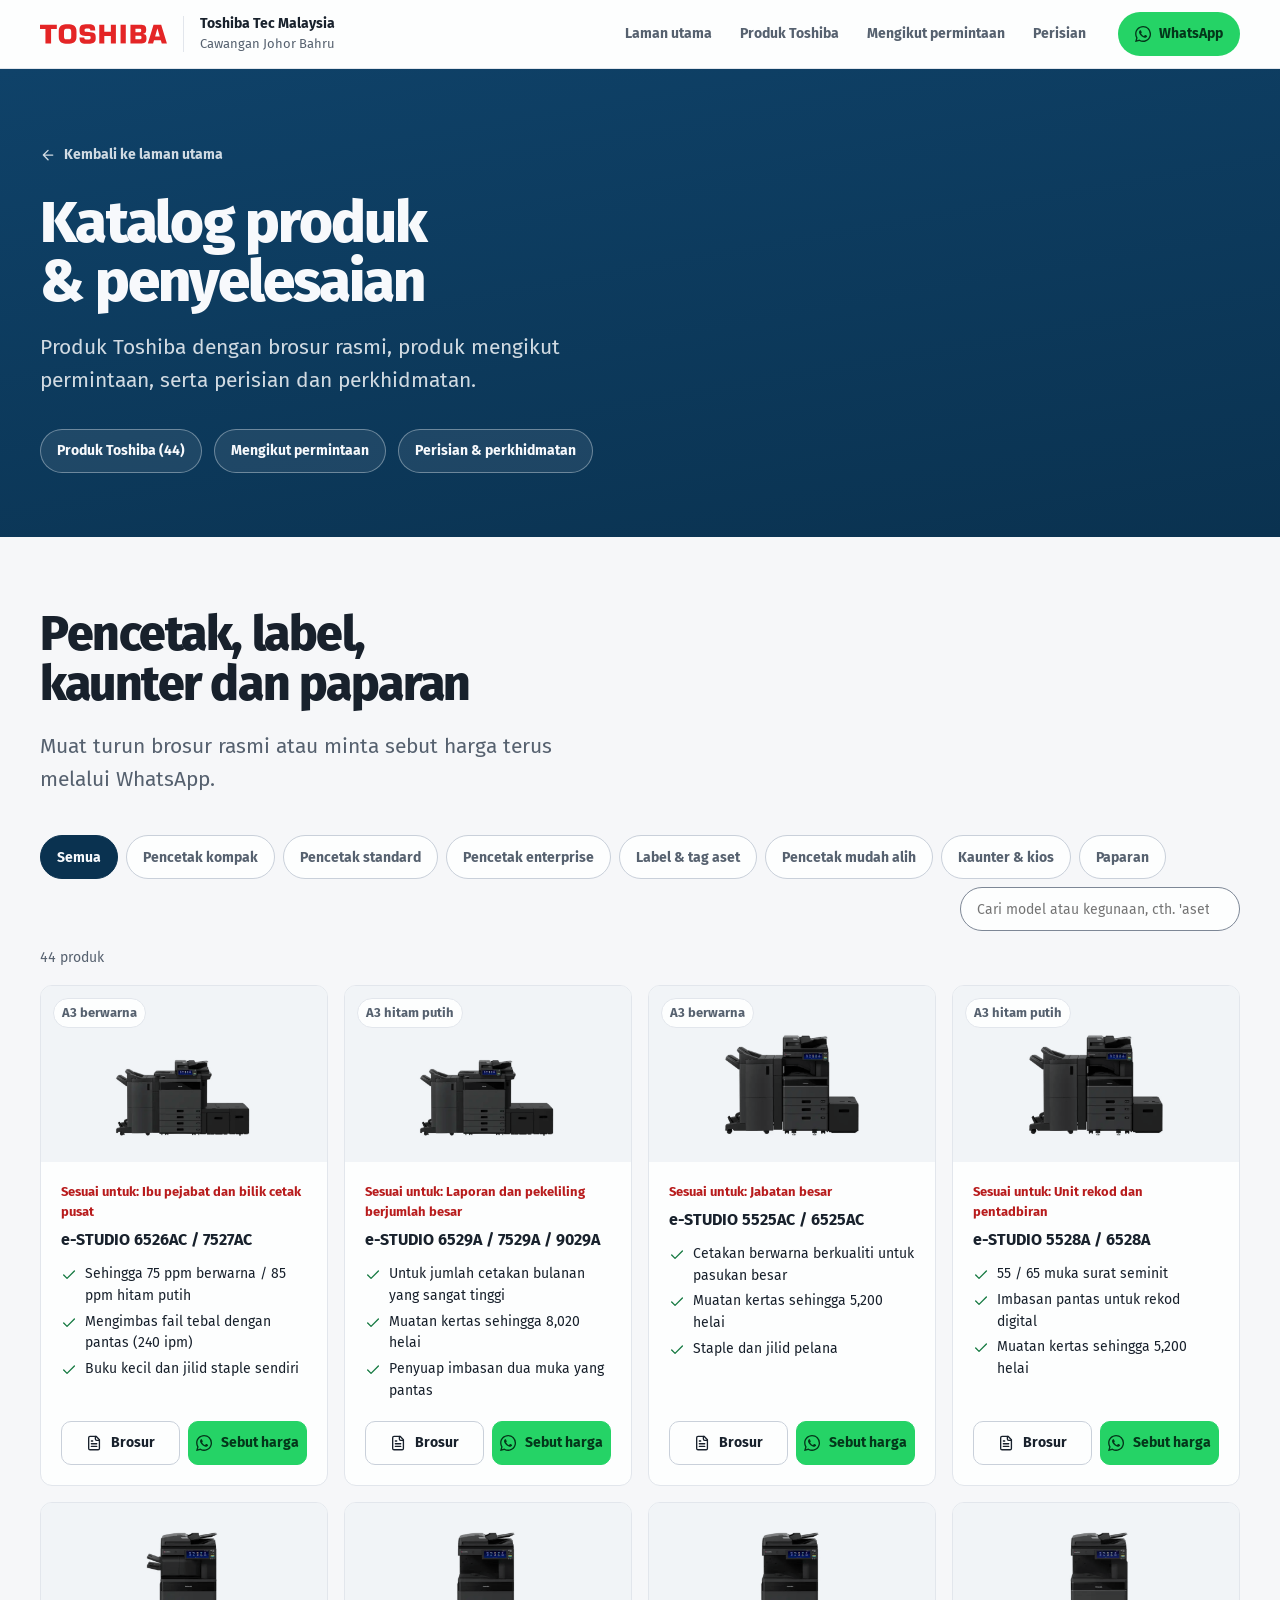
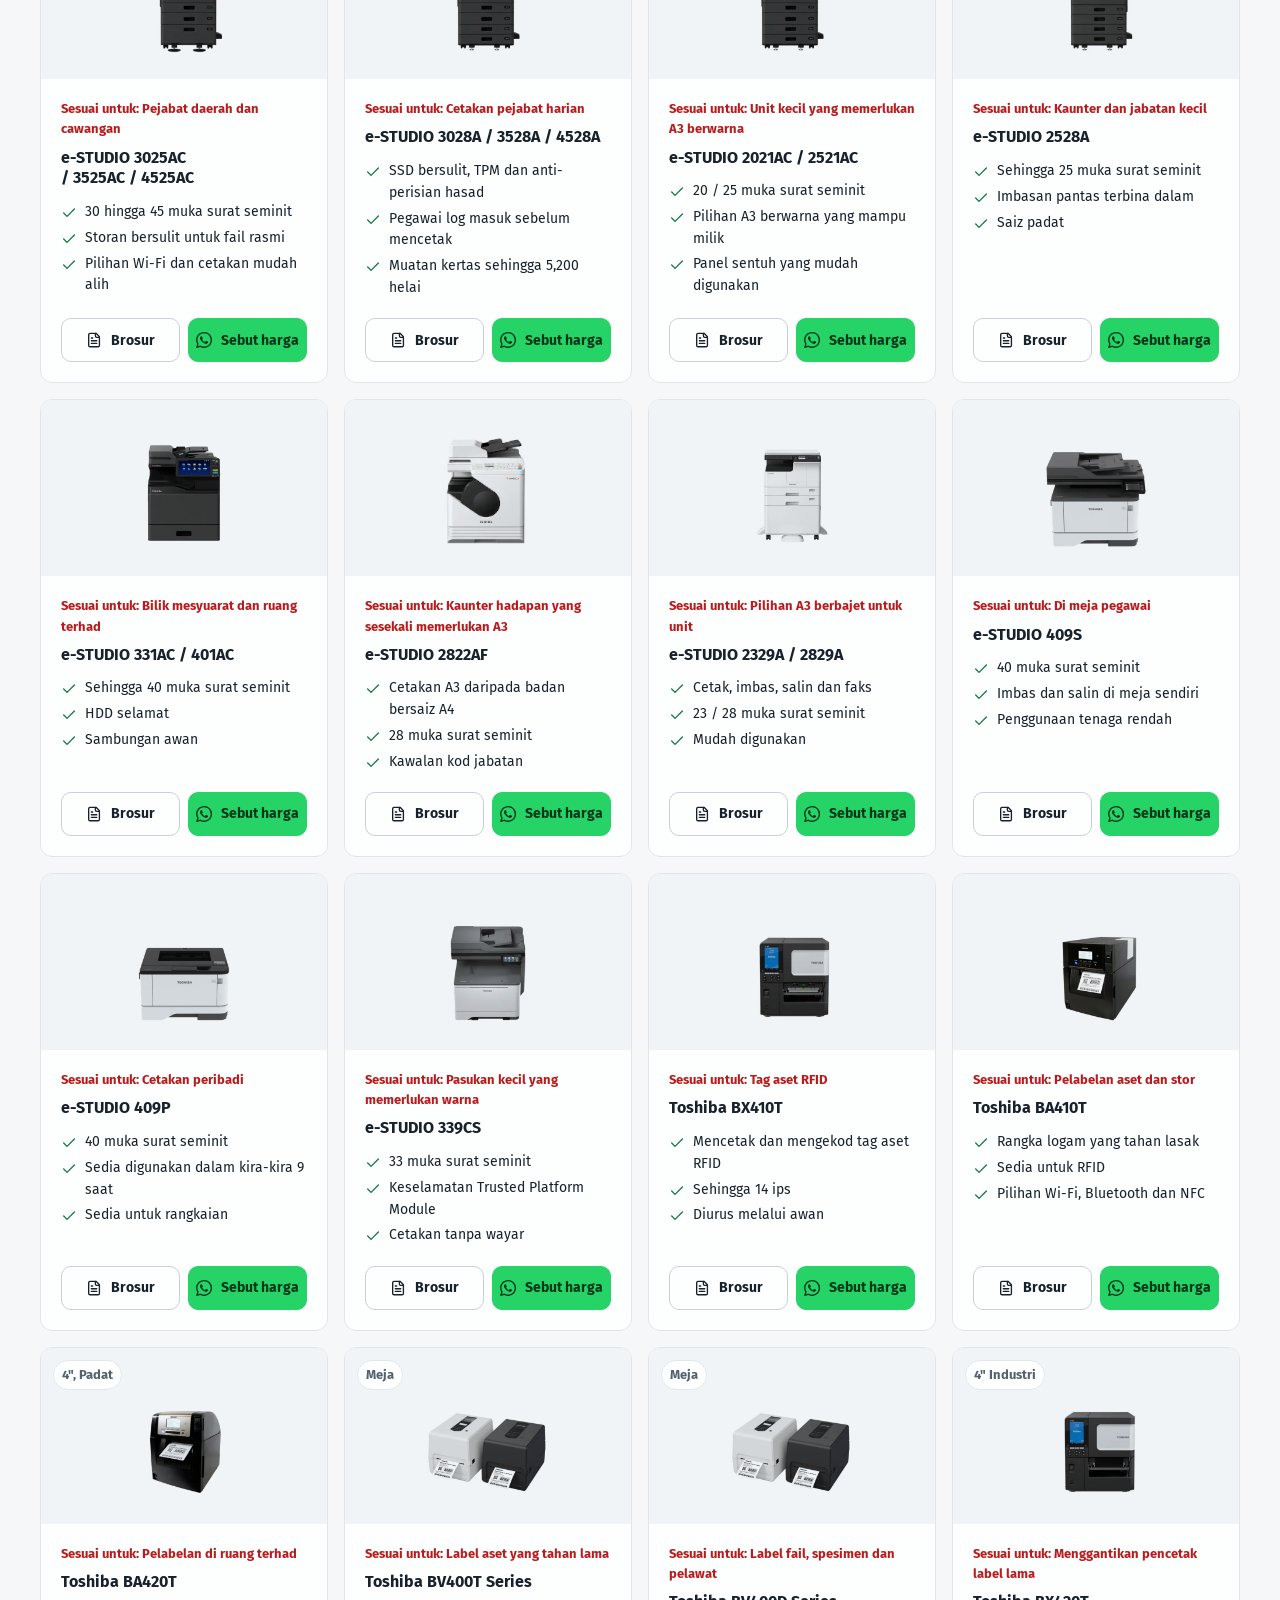
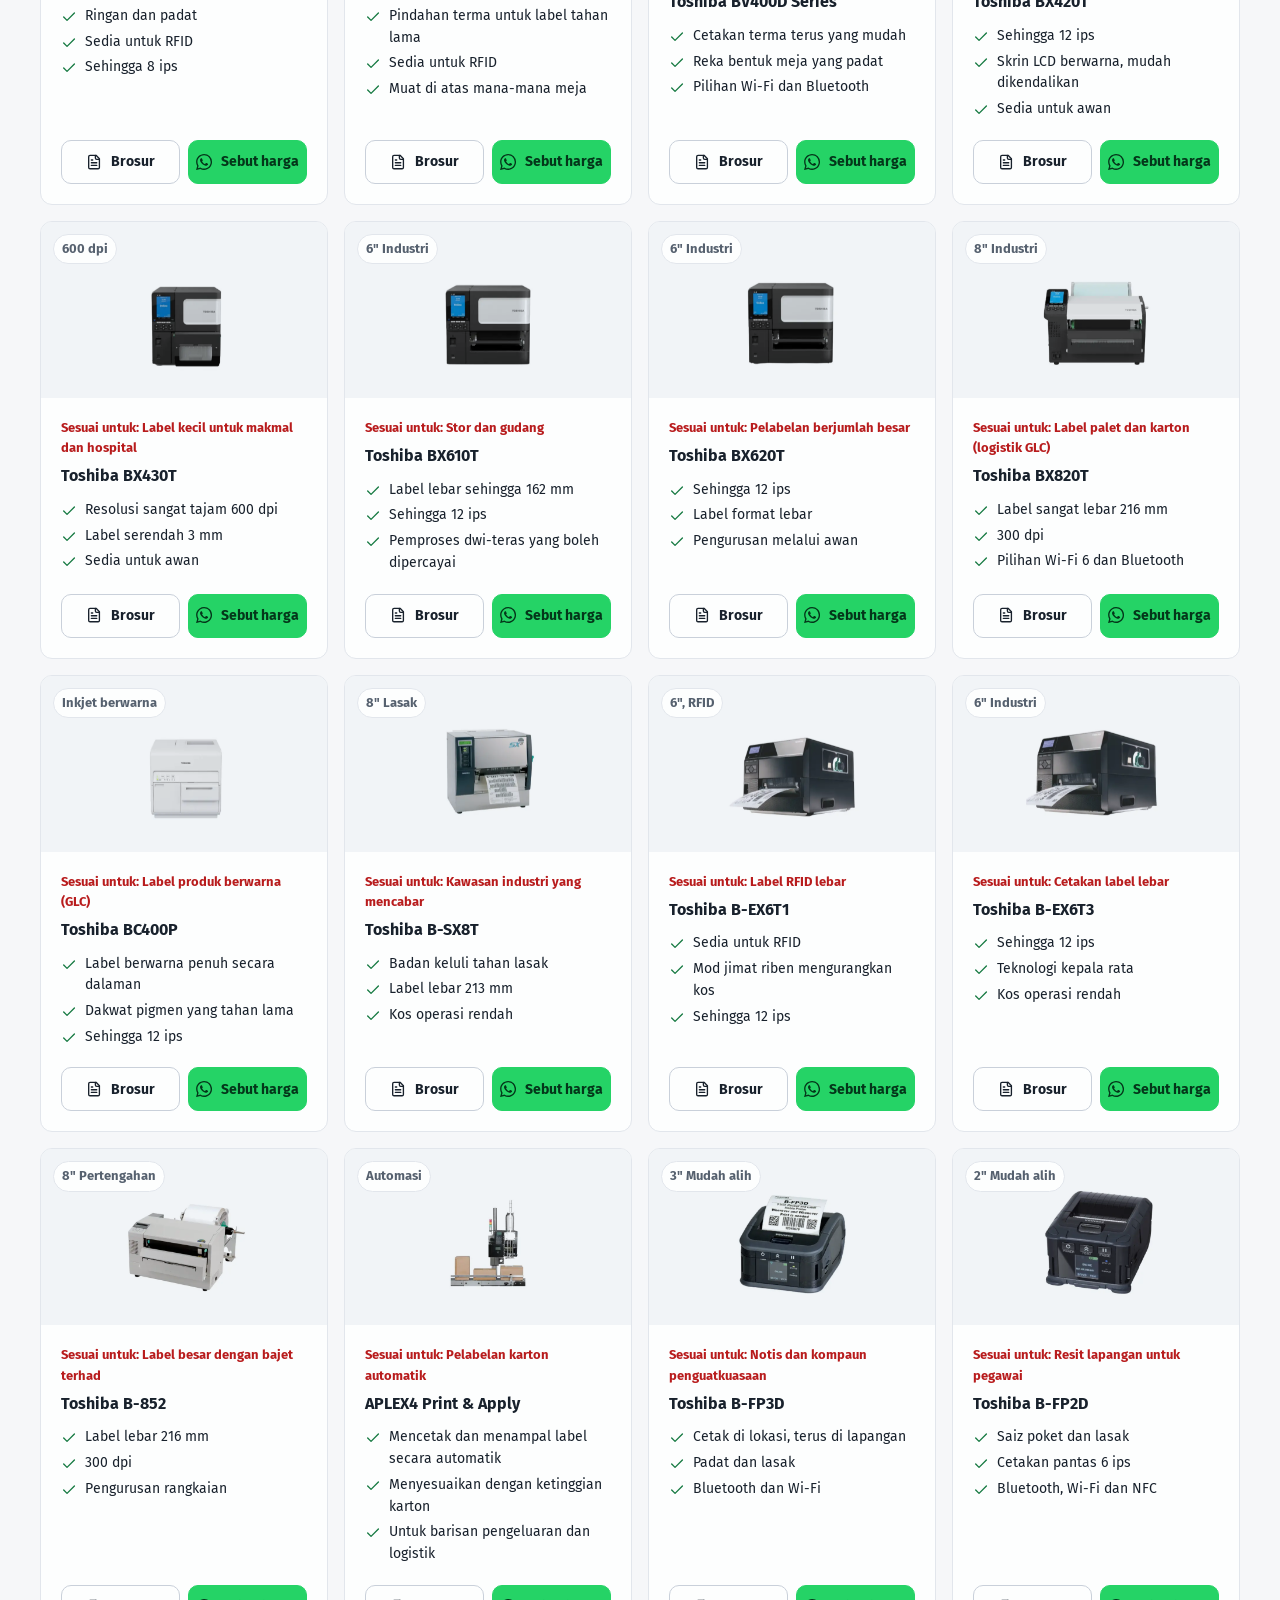
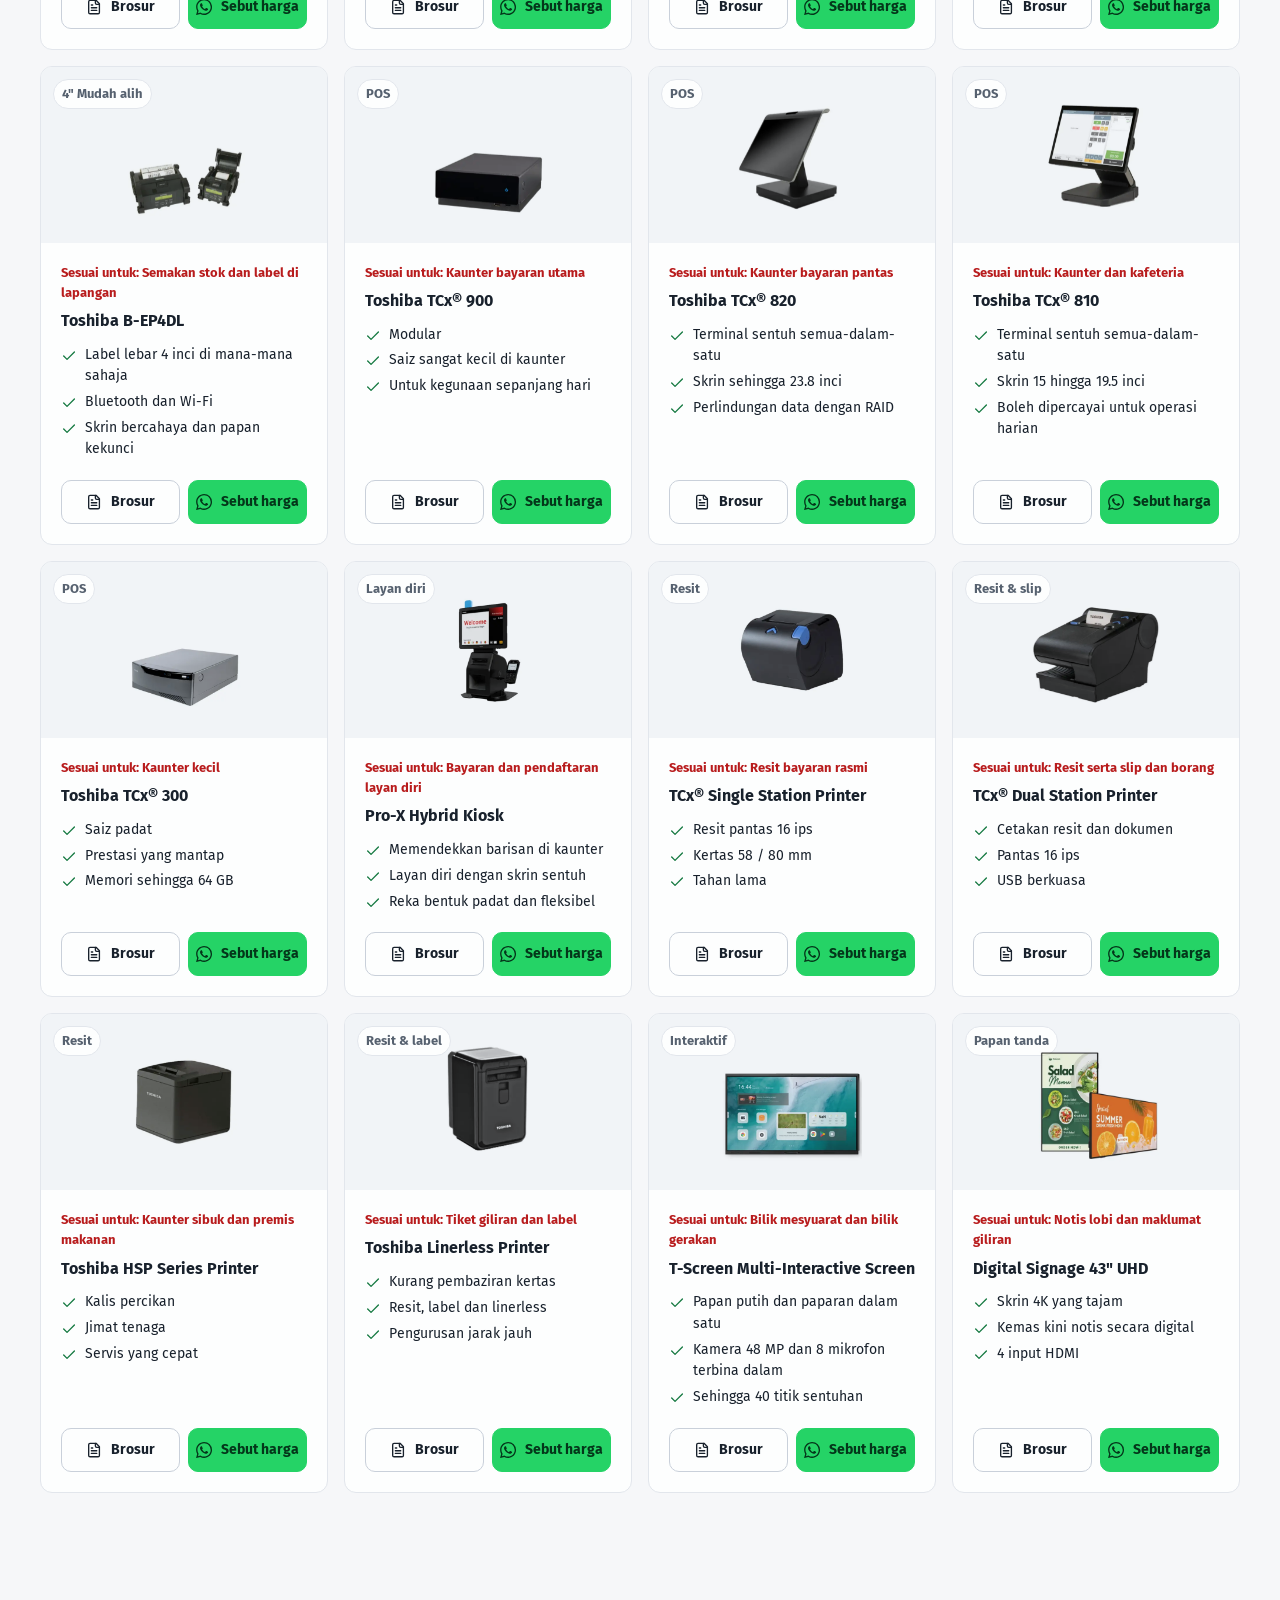
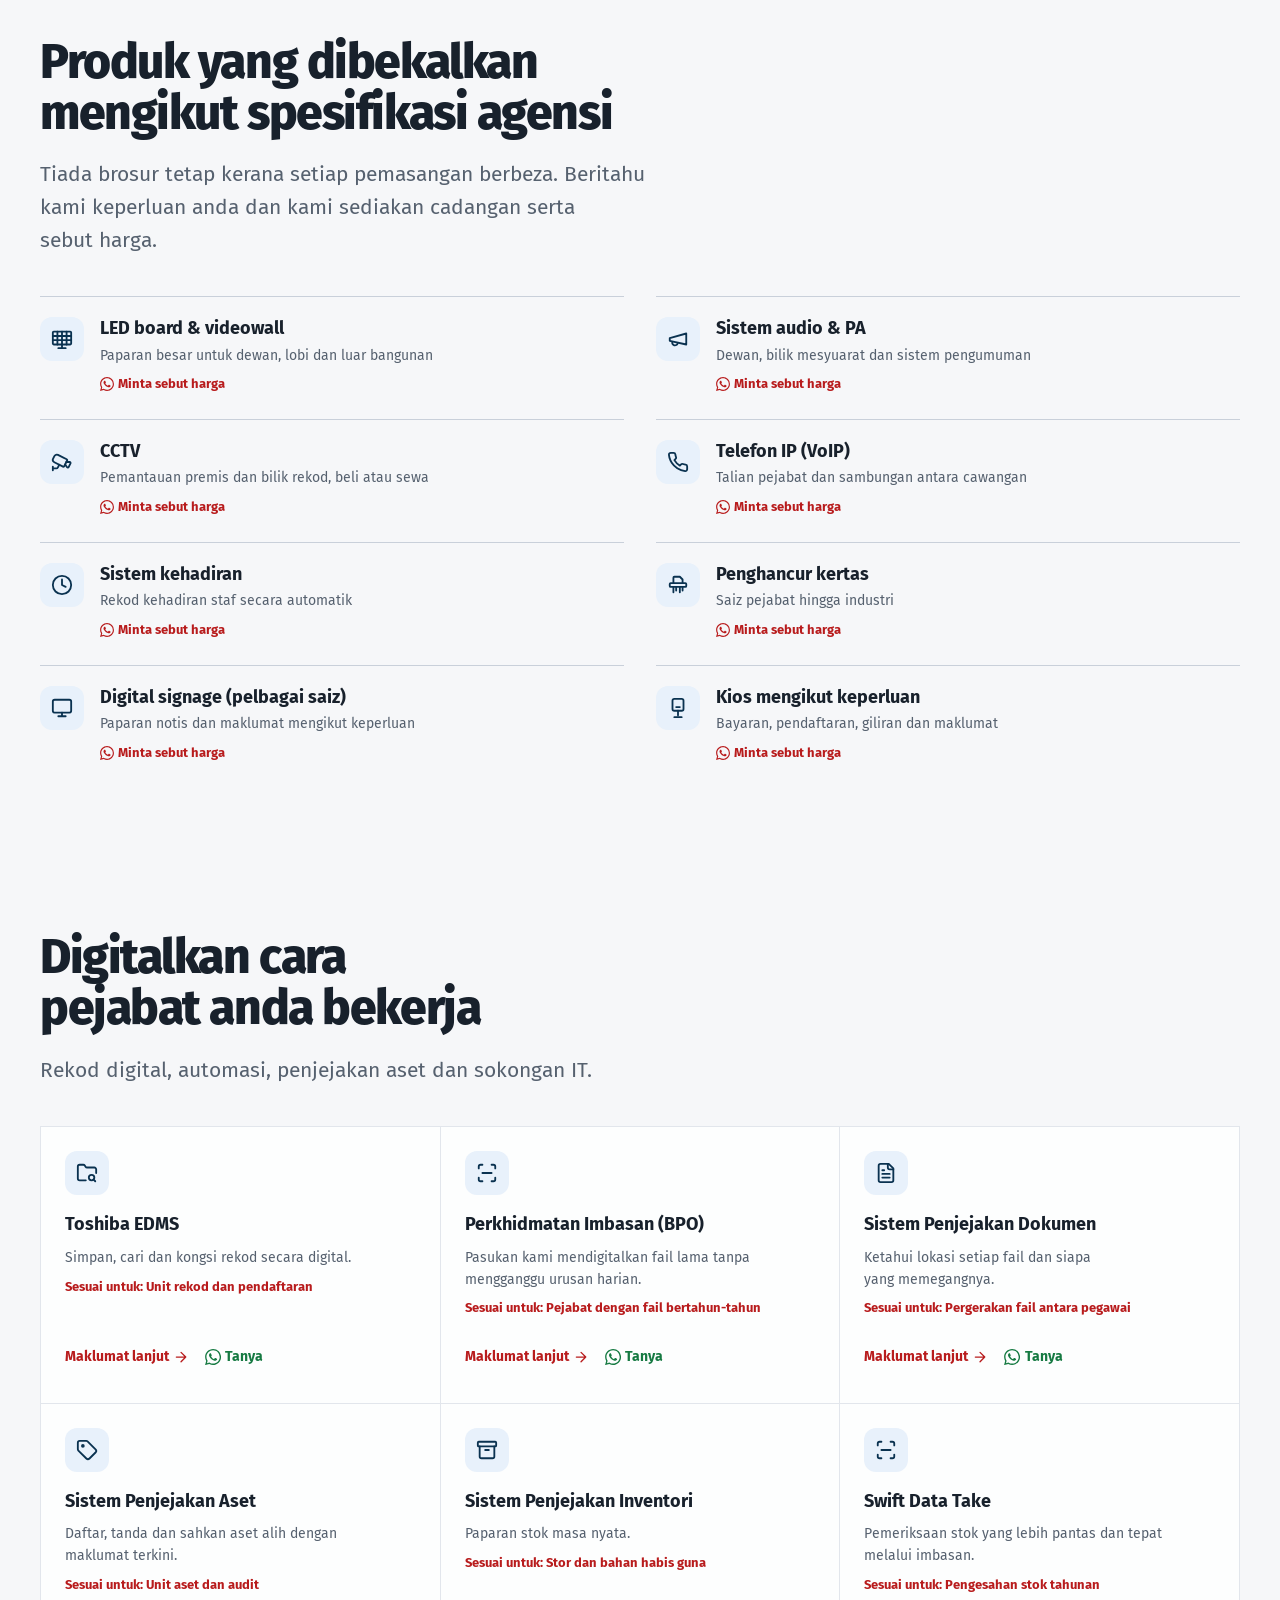
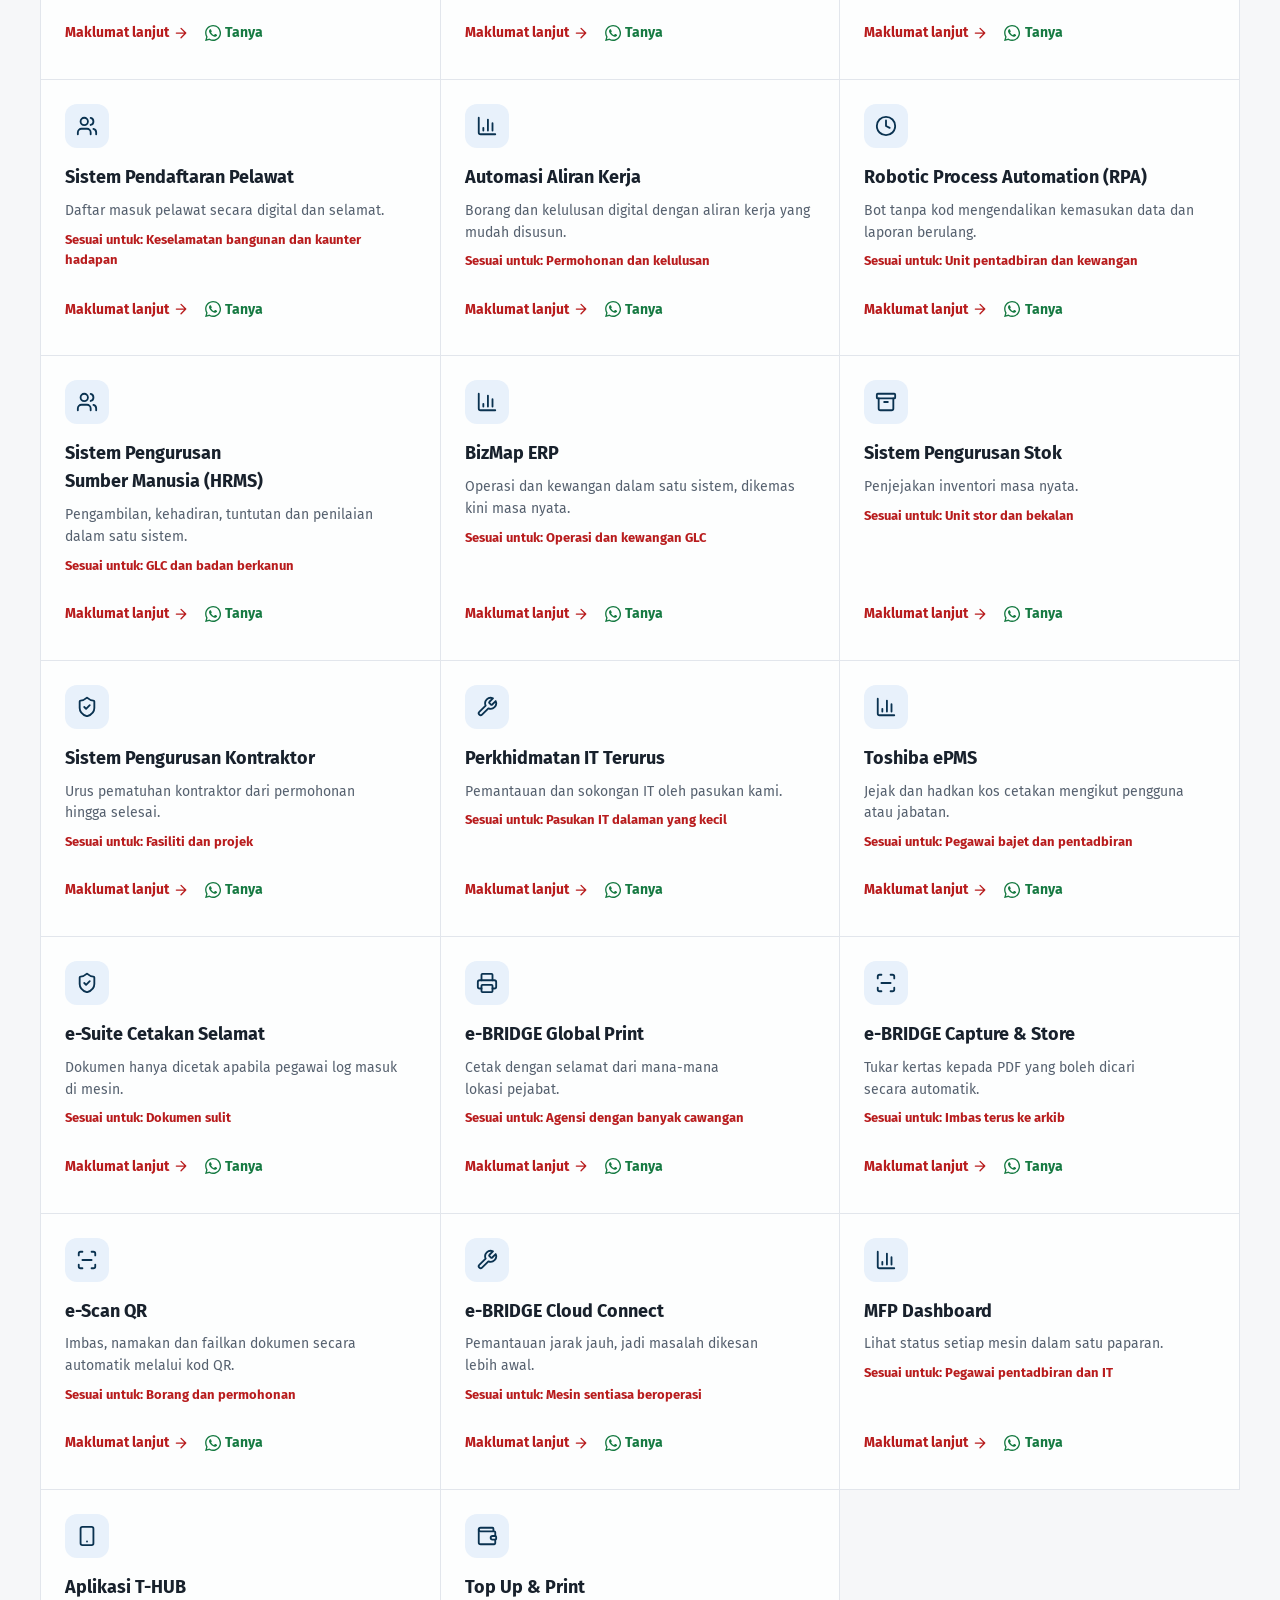
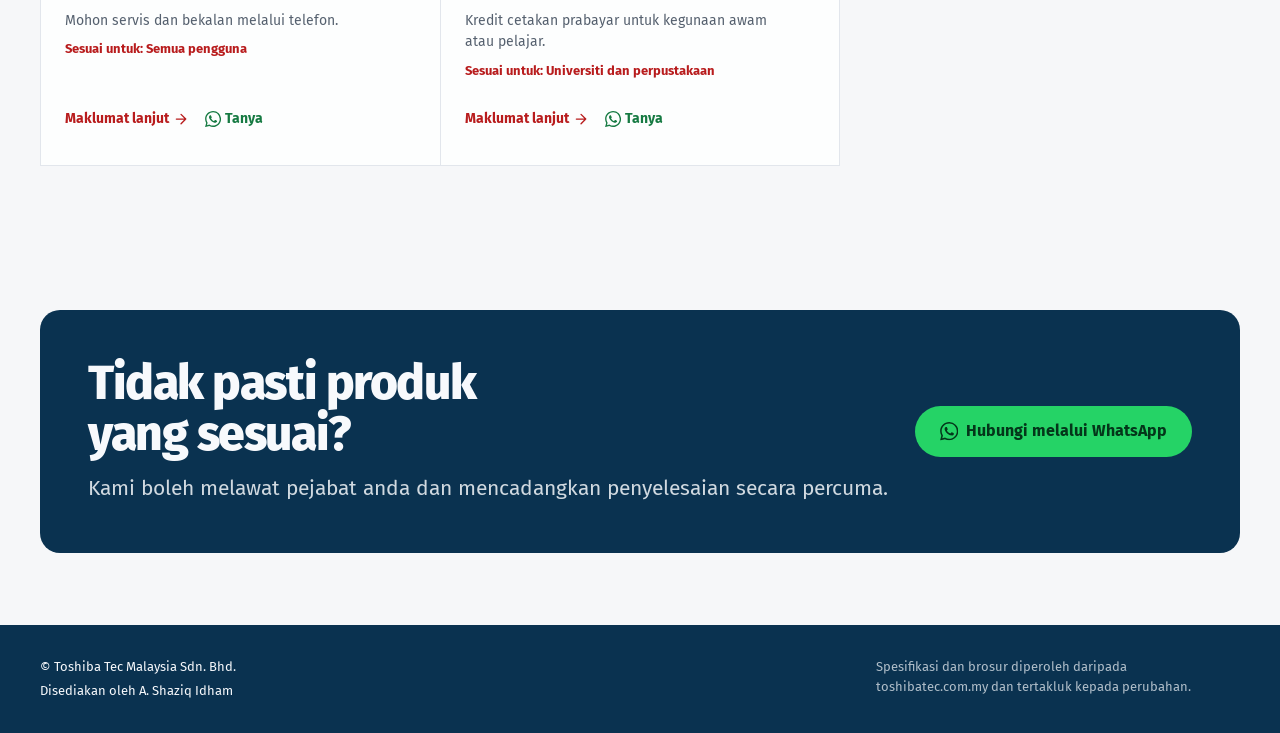
<file: katalog.html>
<!doctype html>
<html lang="ms">
<head>
<meta charset="utf-8">
<meta name="viewport" content="width=device-width, initial-scale=1">
<title>Katalog Produk &amp; Penyelesaian | Toshiba Tec Malaysia, Johor Bahru</title>
<meta name="description" content="Katalog lengkap pencetak, label dan tag aset, kaunter, paparan, perisian dan produk mengikut permintaan untuk agensi kerajaan, PBT dan GLC.">
<meta name="theme-color" content="#0A3250">
<meta property="og:type" content="website">
<meta property="og:url" content="https://shaziqqidham.github.io/TOSHIBA-JB/katalog.html">
<meta property="og:title" content="Katalog Produk &amp; Penyelesaian | Toshiba Tec Malaysia">
<meta property="og:description" content="Pencetak, label dan tag aset, kaunter, paparan, perisian dan produk mengikut permintaan.">
<meta property="og:image" content="https://shaziqqidham.github.io/TOSHIBA-JB/og-image.png">
<link rel="stylesheet" href="styles.css">
</head>
<body>
<svg width="0" height="0" style="position:absolute" aria-hidden="true">
  <symbol id="i-wa" viewBox="0 0 24 24"><path d="M17.47 14.38c-.3-.15-1.76-.87-2.03-.97-.27-.1-.47-.15-.67.15-.2.3-.77.97-.94 1.16-.17.2-.35.22-.64.07-.3-.15-1.26-.46-2.39-1.47-.88-.79-1.48-1.76-1.65-2.06-.17-.3-.02-.46.13-.6.13-.14.3-.35.45-.52.15-.18.2-.3.3-.5.1-.2.05-.37-.03-.52-.07-.15-.67-1.61-.92-2.2-.24-.58-.49-.5-.67-.51h-.57c-.2 0-.52.07-.79.37-.27.3-1.04 1.02-1.04 2.48s1.07 2.88 1.21 3.07c.15.2 2.1 3.2 5.08 4.49.71.31 1.26.49 1.7.63.71.22 1.36.19 1.87.12.57-.09 1.76-.72 2-1.41.25-.7.25-1.29.18-1.41-.08-.13-.28-.2-.57-.35m-5.42 7.4h-.01a9.87 9.87 0 0 1-5.03-1.38l-.36-.21-3.74.98 1-3.65-.24-.37a9.86 9.86 0 0 1-1.51-5.26c0-5.45 4.44-9.88 9.89-9.88 2.64 0 5.12 1.03 6.99 2.9a9.83 9.83 0 0 1 2.89 6.99c0 5.45-4.44 9.88-9.88 9.88m8.41-18.3A11.82 11.82 0 0 0 12.05 0C5.5 0 .16 5.34.16 11.89c0 2.1.55 4.14 1.59 5.95L.06 24l6.3-1.65a11.88 11.88 0 0 0 5.68 1.45h.01c6.55 0 11.89-5.34 11.89-11.89a11.82 11.82 0 0 0-3.48-8.41"/></symbol>
  <symbol id="i-mail" viewBox="0 0 24 24"><rect width="20" height="16" x="2" y="4" rx="2"/><path d="m22 7-8.97 5.7a1.94 1.94 0 0 1-2.06 0L2 7"/></symbol>
  <symbol id="i-phone" viewBox="0 0 24 24"><rect width="14" height="20" x="5" y="2" rx="2"/><path d="M12 18h.01"/></symbol>
  <symbol id="i-pin" viewBox="0 0 24 24"><path d="M20 10c0 5-5.5 10.2-7.4 11.8a1 1 0 0 1-1.2 0C9.5 20.2 4 15 4 10a8 8 0 0 1 16 0"/><circle cx="12" cy="10" r="3"/></symbol>
  <symbol id="i-download" viewBox="0 0 24 24"><path d="M21 15v4a2 2 0 0 1-2 2H5a2 2 0 0 1-2-2v-4"/><path d="m7 10 5 5 5-5"/><path d="M12 15V3"/></symbol>
  <symbol id="i-userplus" viewBox="0 0 24 24"><path d="M16 21v-2a4 4 0 0 0-4-4H6a4 4 0 0 0-4 4v2"/><circle cx="9" cy="7" r="4"/><path d="M19 8v6M22 11h-6"/></symbol>
  <symbol id="i-file" viewBox="0 0 24 24"><path d="M15 2H6a2 2 0 0 0-2 2v16a2 2 0 0 0 2 2h12a2 2 0 0 0 2-2V7Z"/><path d="M14 2v4a2 2 0 0 0 2 2h4"/><path d="M16 13H8M16 17H8M10 9H8"/></symbol>
  <symbol id="i-arrow" viewBox="0 0 24 24"><path d="M5 12h14M12 5l7 7-7 7"/></symbol>
  <symbol id="i-check" viewBox="0 0 24 24"><path d="M20 6 9 17l-5-5"/></symbol>
  <symbol id="i-wallet" viewBox="0 0 24 24"><path d="M19 7V4a1 1 0 0 0-1-1H5a2 2 0 0 0 0 4h15a1 1 0 0 1 1 1v4h-3a2 2 0 0 0 0 4h3a1 1 0 0 0 1-1v-2a1 1 0 0 0-1-1"/><path d="M3 5v14a2 2 0 0 0 2 2h15a1 1 0 0 0 1-1v-4"/></symbol>
  <symbol id="i-archive" viewBox="0 0 24 24"><rect width="20" height="5" x="2" y="3" rx="1"/><path d="M4 8v11a2 2 0 0 0 2 2h12a2 2 0 0 0 2-2V8"/><path d="M10 12h4"/></symbol>
  <symbol id="i-tag" viewBox="0 0 24 24"><path d="M12.59 2.59A2 2 0 0 0 11.17 2H4a2 2 0 0 0-2 2v7.17a2 2 0 0 0 .59 1.42l8.7 8.7a2.43 2.43 0 0 0 3.42 0l6.58-6.58a2.43 2.43 0 0 0 0-3.42z"/><circle cx="7.5" cy="7.5" r="1"/></symbol>
  <symbol id="i-shield" viewBox="0 0 24 24"><path d="M20 13c0 5-3.5 7.5-7.66 8.95a1 1 0 0 1-.67-.01C7.5 20.5 4 18 4 13V6a1 1 0 0 1 1-1c2 0 4.5-1.2 6.24-2.72a1.17 1.17 0 0 1 1.52 0C14.51 3.81 17 5 19 5a1 1 0 0 1 1 1z"/><path d="m9 12 2 2 4-4"/></symbol>
  <symbol id="i-users" viewBox="0 0 24 24"><path d="M16 21v-2a4 4 0 0 0-4-4H6a4 4 0 0 0-4 4v2"/><circle cx="9" cy="7" r="4"/><path d="M22 21v-2a4 4 0 0 0-3-3.87M16 3.13a4 4 0 0 1 0 7.75"/></symbol>
  <symbol id="i-chart" viewBox="0 0 24 24"><path d="M3 3v16a2 2 0 0 0 2 2h16"/><path d="M18 17V9M13 17V5M8 17v-3"/></symbol>
  <symbol id="i-scan" viewBox="0 0 24 24"><path d="M3 7V5a2 2 0 0 1 2-2h2M17 3h2a2 2 0 0 1 2 2v2M21 17v2a2 2 0 0 1-2 2h-2M7 21H5a2 2 0 0 1-2-2v-2M7 12h10"/></symbol>
  <symbol id="i-folder" viewBox="0 0 24 24"><path d="M10.7 20H4a2 2 0 0 1-2-2V5a2 2 0 0 1 2-2h3.9a2 2 0 0 1 1.69.9l.81 1.2a2 2 0 0 0 1.67.9H20a2 2 0 0 1 2 2v4.1"/><circle cx="17" cy="17" r="3"/><path d="m21 21-1.5-1.5"/></symbol>
  <symbol id="i-shredder" viewBox="0 0 24 24"><path d="M7 10V4a1 1 0 0 1 1-1h6l3 3v4"/><rect x="3" y="10" width="18" height="4" rx="1"/><path d="M7 14v6M10 14v4M14 14v6M17 14v4"/></symbol>
  <symbol id="i-cctv" viewBox="0 0 24 24"><path d="M16.75 12h3.63a1 1 0 0 1 .9 1.45l-2.04 4.07a1 1 0 0 1-1.7.13l-2.13-2.97"/><path d="M17.1 9.05a1 1 0 0 1 .45 1.34l-3.1 6.21a1 1 0 0 1-1.35.45L3.61 12.3a2.92 2.92 0 0 1-1.3-3.91L3.69 5.6a2.92 2.92 0 0 1 3.92-1.3z"/><path d="M2 19h3.76a2 2 0 0 0 1.8-1.1L9 15M2 21v-4"/></symbol>
  <symbol id="i-clock" viewBox="0 0 24 24"><circle cx="12" cy="12" r="10"/><path d="M12 6v6l4 2"/></symbol>
  <symbol id="i-printer" viewBox="0 0 24 24"><path d="M6 18H4a2 2 0 0 1-2-2v-5a2 2 0 0 1 2-2h16a2 2 0 0 1 2 2v5a2 2 0 0 1-2 2h-2"/><path d="M6 9V3a1 1 0 0 1 1-1h10a1 1 0 0 1 1 1v6"/><rect x="6" y="14" width="12" height="8" rx="1"/></symbol>
  <symbol id="i-wrench" viewBox="0 0 24 24"><path d="M14.7 6.3a1 1 0 0 0 0 1.4l1.6 1.6a1 1 0 0 0 1.4 0l3.77-3.77a6 6 0 0 1-7.94 7.94l-6.91 6.91a2.12 2.12 0 0 1-3-3l6.91-6.91a6 6 0 0 1 7.94-7.94l-3.76 3.76z"/></symbol>
  <symbol id="i-monitor" viewBox="0 0 24 24"><rect width="20" height="14" x="2" y="3" rx="2"/><path d="M8 21h8M12 17v4"/></symbol>
  <symbol id="i-led" viewBox="0 0 24 24"><rect width="20" height="14" x="2" y="4" rx="1"/><path d="M2 8.7h20M2 13.3h20M7 4v14M12 4v14M17 4v14"/><path d="M8 22h8M12 18v4"/></symbol>
  <symbol id="i-kiosk" viewBox="0 0 24 24"><rect x="6" y="2" width="12" height="13" rx="2"/><path d="M12 15v5M8 22h8M10 11h4"/></symbol>
  <symbol id="i-board" viewBox="0 0 24 24"><path d="M2 3h20M21 3v11a2 2 0 0 1-2 2H5a2 2 0 0 1-2-2V3M7 21l5-5 5 5"/></symbol>
  <symbol id="i-speaker" viewBox="0 0 24 24"><path d="m3 11 18-5v12L3 14v-3z"/><path d="M11.6 16.8a3 3 0 1 1-5.8-1.6"/></symbol>
  <symbol id="i-handset" viewBox="0 0 24 24"><path d="M22 16.92v3a2 2 0 0 1-2.18 2 19.79 19.79 0 0 1-8.63-3.07 19.5 19.5 0 0 1-6-6 19.79 19.79 0 0 1-3.07-8.67A2 2 0 0 1 4.11 2h3a2 2 0 0 1 2 1.72c.13.96.36 1.9.7 2.81a2 2 0 0 1-.45 2.11L8.09 9.91a16 16 0 0 0 6 6l1.27-1.27a2 2 0 0 1 2.11-.45c.91.34 1.85.57 2.81.7A2 2 0 0 1 22 16.92z"/></symbol>
</svg>

<div class="top" id="top"><div class="wrap">
  <a class="brand" href="./" aria-label="Toshiba Tec Malaysia, laman utama"><img src="images/toshiba-logo.svg" onerror="this.onerror=null;this.src='https://www.toshibatec.com.my/wp-content/uploads/2025/04/logo-toshiba.svg'" alt="Toshiba"><span class="bt"><b>Toshiba Tec Malaysia</b><small>Cawangan Johor Bahru</small></span></a>
  <nav class="nav" aria-label="Navigasi"><a href="./">Laman utama</a><a href="#toshiba">Produk Toshiba</a><a href="#permintaan">Mengikut permintaan</a><a href="#perisian">Perisian</a></nav>
  <a class="pill pill-wa js-wa" data-track="katalog-header" href="#" target="_blank" rel="noopener"><svg class="i fill" aria-hidden="true"><use href="#i-wa"/></svg><span>WhatsApp</span></a>
</div></div>

<header class="khero"><div class="wrap">
  <a class="back" href="./"><svg class="i" aria-hidden="true"><use href="#i-arrow"/></svg>Kembali ke laman utama</a>
  <h1>Katalog produk &amp; penyelesaian</h1>
  <p>Produk Toshiba dengan brosur rasmi, produk mengikut permintaan, serta perisian dan perkhidmatan.</p>
  <div class="jump"><a href="#toshiba">Produk Toshiba (44)</a><a href="#permintaan">Mengikut permintaan</a><a href="#perisian">Perisian &amp; perkhidmatan</a></div>
</div></header>

<section id="toshiba"><div class="wrap">
  <h2 class="h">Pencetak, label, kaunter dan paparan</h2>
  <p class="sub">Muat turun brosur rasmi atau minta sebut harga terus melalui WhatsApp.</p>
  <div class="filters" id="filters"></div>
  <div class="count" id="count"></div>
  <div class="kgrid" id="grid"></div>
</div></section>

<section id="permintaan"><div class="wrap">
  <h2 class="h">Produk yang dibekalkan mengikut spesifikasi agensi</h2>
  <p class="sub">Tiada brosur tetap kerana setiap pemasangan berbeza. Beritahu kami keperluan anda dan kami sediakan cadangan serta sebut harga.</p>
  <div class="svcs" id="req"></div>
</div></section>

<section id="perisian"><div class="wrap">
  <h2 class="h">Digitalkan cara pejabat anda bekerja</h2>
  <p class="sub">Rekod digital, automasi, penjejakan aset dan sokongan IT.</p>
  <div class="soft" id="soft"></div>
</div></section>

<section><div class="wrap">
  <div class="ctaband">
    <div><h2>Tidak pasti produk yang sesuai?</h2><p>Kami boleh melawat pejabat anda dan mencadangkan penyelesaian secara percuma.</p></div>
    <a class="pill pill-wa js-wa" data-track="katalog-cta" href="#" target="_blank" rel="noopener"><svg class="i fill" aria-hidden="true"><use href="#i-wa"/></svg>Hubungi melalui WhatsApp</a>
  </div>
</div></section>

<footer><div class="wrap">
  <div class="fl"><span>© Toshiba Tec Malaysia Sdn. Bhd.</span><span>Disediakan oleh <span data-cfg="name"></span></span></div>
  <span class="fr">Spesifikasi dan brosur diperoleh daripada toshibatec.com.my dan tertakluk kepada perubahan.</span>
</div></footer>

<a class="fab js-wa" data-track="katalog-terapung" href="#" target="_blank" rel="noopener" aria-label="WhatsApp"><svg class="i fill" aria-hidden="true"><use href="#i-wa"/></svg></a>

<script>
const CONFIG = {
  name:   "A. Shaziq Idham",
  short:  "Shaziq",        // nama dalam ucapan WhatsApp ("Salam Shaziq, ...")
  role:   "Business Development Executive",
  phone:  "017-771 7206",
  wa:     "60177717206",
  email:  "shaziq@toshibatec.com.my",
  branch: "Toshiba Tec Malaysia, Cawangan Johor Bahru",
  mof:    "357-00037495",
  goatcounter: "toshibajb"   // Statistik pelawat: daftar percuma di goatcounter.com dengan kod ini. Kosongkan ("") untuk matikan.
};
const U="https://www.toshibatec.com.my/wp-content/uploads/", P="https://www.toshibatec.com.my/product/", S="https://www.toshibatec.com.my/solution/";
const IMG = p => "images/products/"+p.split("/").pop().replace(/\.[^.]+$/,"").replace(/[^A-Za-z0-9-]+/g,"-").replace(/^-+|-+$/g,"").toLowerCase()+".webp";
const ic = (name,cls) => `<svg class="i${cls?' '+cls:''}" aria-hidden="true"><use href="#i-${name}"/></svg>`;
const PRODUCTS = [{"id": "es7527ac", "n": "e-STUDIO 6526AC / 7527AC", "g": "mfp-enterprise", "badge": "A3 berwarna", "img": "2025/07/p8.webp", "s": "e-studio-6526ac-7527ac", "pdf": "2024/05/e-STUDIO6526AC_7527AC_TTMS.pdf", "f": "Ibu pejabat dan bilik cetak pusat", "b": ["Sehingga 75 ppm berwarna / 85 ppm hitam putih", "Mengimbas fail tebal dengan pantas (240 ipm)", "Buku kecil dan jilid staple sendiri"]}, {"id": "es9029a", "n": "e-STUDIO 6529A / 7529A / 9029A", "g": "mfp-enterprise", "badge": "A3 hitam putih", "img": "2025/07/p8.webp", "s": "e-studio-6529a-7529a-9029a", "pdf": "2024/05/e-STUDIO6529A_7529A_9029A_TTMS.pdf", "f": "Laporan dan pekeliling berjumlah besar", "b": ["Untuk jumlah cetakan bulanan yang sangat tinggi", "Muatan kertas sehingga 8,020 helai", "Penyuap imbasan dua muka yang pantas"]}, {"id": "es6525ac", "n": "e-STUDIO 5525AC / 6525AC", "g": "mfp-enterprise", "badge": "A3 berwarna", "img": "2025/07/p71.webp", "s": "e-studio-5525ac-6525ac", "pdf": "2024/05/e-STUDIO5525AC_6525AC-Series_TTMS.pdf", "f": "Jabatan besar", "b": ["Cetakan berwarna berkualiti untuk pasukan besar", "Muatan kertas sehingga 5,200 helai", "Staple dan jilid pelana"]}, {"id": "es6528a", "n": "e-STUDIO 5528A / 6528A", "g": "mfp-enterprise", "badge": "A3 hitam putih", "img": "2025/07/p71.webp", "s": "e-studio-5528a-6528a", "pdf": "2024/05/e-STUDIO5528A_6528A-Series_TTMS.pdf", "f": "Unit rekod dan pentadbiran", "b": ["55 / 65 muka surat seminit", "Imbasan pantas untuk rekod digital", "Muatan kertas sehingga 5,200 helai"]}, {"id": "es4525ac", "n": "e-STUDIO 3025AC / 3525AC / 4525AC", "g": "mfp-standard", "badge": "A3 berwarna", "img": "2025/07/p3.webp", "s": "e-studio-3025ac-3525ac-4525ac", "pdf": "2024/05/e-STUDIO3025AC_3525AC_4525AC-Series_TTMS.pdf", "f": "Pejabat daerah dan cawangan", "b": ["30 hingga 45 muka surat seminit", "Storan bersulit untuk fail rasmi", "Pilihan Wi-Fi dan cetakan mudah alih"]}, {"id": "es4528a", "n": "e-STUDIO 3028A / 3528A / 4528A", "g": "mfp-standard", "badge": "A3 hitam putih", "img": "2025/07/p1.webp", "s": "e-studio-3028a-3528a-4528a", "pdf": "2024/05/e-STUDIO3028A_3528A_4528A-Series_TTMS.pdf", "f": "Cetakan pejabat harian", "b": ["SSD bersulit, TPM dan anti-perisian hasad", "Pegawai log masuk sebelum mencetak", "Muatan kertas sehingga 5,200 helai"]}, {"id": "es2521ac", "n": "e-STUDIO 2021AC / 2521AC", "g": "mfp-compact", "badge": "A3 berwarna", "img": "2025/07/p1.webp", "s": "e-studio-2021ac-2521ac", "pdf": "2024/05/e-STUDIO2021_2521AC_TTMS.pdf", "f": "Unit kecil yang memerlukan A3 berwarna", "b": ["20 / 25 muka surat seminit", "Pilihan A3 berwarna yang mampu milik", "Panel sentuh yang mudah digunakan"]}, {"id": "es2528a", "n": "e-STUDIO 2528A", "g": "mfp-compact", "badge": "A3 hitam putih", "img": "2025/07/p2.webp", "s": "e-studio-2528a", "pdf": "2024/05/e-STUDIO2528A-Series_TTMS.pdf", "f": "Kaunter dan jabatan kecil", "b": ["Sehingga 25 muka surat seminit", "Imbasan pantas terbina dalam", "Saiz padat"]}, {"id": "es401ac", "n": "e-STUDIO 331AC / 401AC", "g": "mfp-compact", "badge": "A4 berwarna", "img": "2026/01/1_eS401AC_F_Website.webp", "s": "e-studio-331ac-401ac", "pdf": "2026/01/e-STUDIO331AC_401AC_TTMS.pdf", "f": "Bilik mesyuarat dan ruang terhad", "b": ["Sehingga 40 muka surat seminit", "HDD selamat", "Sambungan awan"]}, {"id": "es2822af", "n": "e-STUDIO 2822AF", "g": "mfp-compact", "badge": "A3 dalam saiz A4", "img": "2025/06/eSTUDIO2822AF4.jpg", "s": "e-studio-2822af", "pdf": "2024/05/e-STUDIO2822AF_TTMS.pdf", "f": "Kaunter hadapan yang sesekali memerlukan A3", "b": ["Cetakan A3 daripada badan bersaiz A4", "28 muka surat seminit", "Kawalan kod jabatan"]}, {"id": "es2829a", "n": "e-STUDIO 2329A / 2829A", "g": "mfp-compact", "badge": "A3 hitam putih", "img": "2025/08/2923a.webp", "s": "e-studio-2329a-2829a", "pdf": "2024/05/e-STUDIO2329A_2829A_TTMS.pdf", "f": "Pilihan A3 berbajet untuk unit", "b": ["Cetak, imbas, salin dan faks", "23 / 28 muka surat seminit", "Mudah digunakan"]}, {"id": "es409s", "n": "e-STUDIO 409S", "g": "mfp-compact", "badge": "A4 hitam putih", "img": "2025/07/p6.webp", "s": "e-studio-409s", "pdf": "2023/03/e-STUDIO409SP_Brochure_TTMS.pdf", "f": "Di meja pegawai", "b": ["40 muka surat seminit", "Imbas dan salin di meja sendiri", "Penggunaan tenaga rendah"]}, {"id": "es409p", "n": "e-STUDIO 409P", "g": "mfp-compact", "badge": "Pencetak A4", "img": "2025/08/e-STUDIO-409P.webp", "s": "e-studio-409p", "pdf": "2024/05/e-STUDIO409S_P_TTMS.pdf", "f": "Cetakan peribadi", "b": ["40 muka surat seminit", "Sedia digunakan dalam kira-kira 9 saat", "Sedia untuk rangkaian"]}, {"id": "es339cs", "n": "e-STUDIO 339CS", "g": "mfp-compact", "badge": "A4 berwarna", "img": "2025/07/p4c.webp", "s": "e-studio-339cs", "pdf": "2024/05/e-STUDIO339CS_TTMS.pdf", "f": "Pasukan kecil yang memerlukan warna", "b": ["33 muka surat seminit", "Keselamatan Trusted Platform Module", "Cetakan tanpa wayar"]}, {"id": "bx410t", "n": "Toshiba BX410T", "g": "labels", "badge": "4\", RFID", "img": "2025/08/BX410T_F.webp", "s": "toshiba-bx410t", "pdf": "2025/08/Toshiba-BX410T_TTMS.pdf", "f": "Tag aset RFID", "b": ["Mencetak dan mengekod tag aset RFID", "Sehingga 14 ips", "Diurus melalui awan"]}, {"id": "ba410t", "n": "Toshiba BA410T", "g": "labels", "badge": "4\", RFID", "img": "2025/08/Toshiba-BA410T2.webp", "s": "toshiba-ba410t", "pdf": "2020/01/Toshiba-BA400-Series_TTMS.pdf", "f": "Pelabelan aset dan stor", "b": ["Rangka logam yang tahan lasak", "Sedia untuk RFID", "Pilihan Wi-Fi, Bluetooth dan NFC"]}, {"id": "ba420t", "n": "Toshiba BA420T", "g": "labels", "badge": "4\", Padat", "img": "2025/08/Toshiba-BA420T2.webp", "s": "toshiba-ba420t", "pdf": "2020/01/Toshiba-BA400-Series_TTMS-1.pdf", "f": "Pelabelan di ruang terhad", "b": ["Ringan dan padat", "Sedia untuk RFID", "Sehingga 8 ips"]}, {"id": "bv400t", "n": "Toshiba BV400T Series", "g": "labels", "badge": "Meja", "img": "2025/08/Toshiba-BV400D-Series.webp", "s": "toshiba-bv400t-series", "pdf": "2023/12/Toshiba-BV400T-Series_TTMS.pdf", "f": "Label aset yang tahan lama", "b": ["Pindahan terma untuk label tahan lama", "Sedia untuk RFID", "Muat di atas mana-mana meja"]}, {"id": "bv400d", "n": "Toshiba BV400D Series", "g": "labels", "badge": "Meja", "img": "2025/08/Toshiba-BV400D-Series.webp", "s": "toshiba-bv400d-series", "pdf": "2021/02/Toshiba-BV400D-Series_TTMS.pdf", "f": "Label fail, spesimen dan pelawat", "b": ["Cetakan terma terus yang mudah", "Reka bentuk meja yang padat", "Pilihan Wi-Fi dan Bluetooth"]}, {"id": "bx420t", "n": "Toshiba BX420T", "g": "labels", "badge": "4\" Industri", "img": "2025/11/BX420T-new.webp", "s": "toshiba-bx420t", "pdf": "2025/11/Toshiba-BX420T_TTMS.pdf", "f": "Menggantikan pencetak label lama", "b": ["Sehingga 12 ips", "Skrin LCD berwarna, mudah dikendalikan", "Sedia untuk awan"]}, {"id": "bx430t", "n": "Toshiba BX430T", "g": "labels", "badge": "600 dpi", "img": "2025/11/BX430T-new.webp", "s": "toshiba-bx430t", "pdf": "2025/11/Toshiba-BX430T_TTMS.pdf", "f": "Label kecil untuk makmal dan hospital", "b": ["Resolusi sangat tajam 600 dpi", "Label serendah 3 mm", "Sedia untuk awan"]}, {"id": "bx610t", "n": "Toshiba BX610T", "g": "labels", "badge": "6\" Industri", "img": "2025/12/bx610t-f.webp", "s": "toshiba-bx610t", "pdf": "2025/12/Toshiba-BX610T_TTMS.pdf", "f": "Stor dan gudang", "b": ["Label lebar sehingga 162 mm", "Sehingga 12 ips", "Pemproses dwi-teras yang boleh dipercayai"]}, {"id": "bx620t", "n": "Toshiba BX620T", "g": "labels", "badge": "6\" Industri", "img": "2025/12/BX620T_F.webp", "s": "toshiba-bx620t", "pdf": "2025/12/Toshiba-BX620T_TTMS.pdf", "f": "Pelabelan berjumlah besar", "b": ["Sehingga 12 ips", "Label format lebar", "Pengurusan melalui awan"]}, {"id": "bx820t", "n": "Toshiba BX820T", "g": "labels", "badge": "8\" Industri", "img": "2026/09/TTMS_BX820T_scaled-2.webp", "s": "toshiba-bx820t", "pdf": "2026/09/Toshiba-BX820T_TTMS.pdf", "f": "Label palet dan karton (logistik GLC)", "b": ["Label sangat lebar 216 mm", "300 dpi", "Pilihan Wi-Fi 6 dan Bluetooth"]}, {"id": "bc400p", "n": "Toshiba BC400P", "g": "labels", "badge": "Inkjet berwarna", "img": "2025/08/Toshiba-BC400P5.webp", "s": "toshiba-bc400p", "pdf": "2023/08/Toshiba-BC400P_TTMS.pdf", "f": "Label produk berwarna (GLC)", "b": ["Label berwarna penuh secara dalaman", "Dakwat pigmen yang tahan lama", "Sehingga 12 ips"]}, {"id": "bsx8t", "n": "Toshiba B-SX8T", "g": "labels", "badge": "8\" Lasak", "img": "2025/08/Toshiba-B-SX8T.webp", "s": "toshiba-b-sx8t", "pdf": "2020/01/Toshiba-B-SX8T_TTMS.pdf", "f": "Kawasan industri yang mencabar", "b": ["Badan keluli tahan lasak", "Label lebar 213 mm", "Kos operasi rendah"]}, {"id": "bex6t1", "n": "Toshiba B-EX6T1", "g": "labels", "badge": "6\", RFID", "img": "2025/08/Toshiba-B-EX6T11a.webp", "s": "toshiba-b-ex6t1", "pdf": "2020/01/Toshiba-B-EX6T1_TTMS.pdf", "f": "Label RFID lebar", "b": ["Sedia untuk RFID", "Mod jimat riben mengurangkan kos", "Sehingga 12 ips"]}, {"id": "bex6t3", "n": "Toshiba B-EX6T3", "g": "labels", "badge": "6\" Industri", "img": "2025/08/Toshiba-B-EX6T1.webp", "s": "toshiba-b-ex6t3", "pdf": "2020/01/Toshiba-B-EX6T3_TTMS.pdf", "f": "Cetakan label lebar", "b": ["Sehingga 12 ips", "Teknologi kepala rata", "Kos operasi rendah"]}, {"id": "b852", "n": "Toshiba B-852", "g": "labels", "badge": "8\" Pertengahan", "img": "2025/08/Toshiba-B-852.webp", "s": "toshiba-b-852", "pdf": "2020/01/Toshiba-B-852_TTMS.pdf", "f": "Label besar dengan bajet terhad", "b": ["Label lebar 216 mm", "300 dpi", "Pengurusan rangkaian"]}, {"id": "aplex4", "n": "APLEX4 Print & Apply", "g": "labels", "badge": "Automasi", "img": "2025/08/APLEX4.webp", "s": "aplex4", "pdf": "2022/05/APLEX4-Brochure_TTMS-1.pdf", "f": "Pelabelan karton automatik", "b": ["Mencetak dan menampal label secara automatik", "Menyesuaikan dengan ketinggian karton", "Untuk barisan pengeluaran dan logistik"]}, {"id": "bfp3d", "n": "Toshiba B-FP3D", "g": "mobile", "badge": "3\" Mudah alih", "img": "2025/08/Toshiba-B-FP3D2.webp", "s": "toshiba-b-fp3d", "pdf": "2020/01/Toshiba-B-FP3D_TTMS.pdf", "f": "Notis dan kompaun penguatkuasaan", "b": ["Cetak di lokasi, terus di lapangan", "Padat dan lasak", "Bluetooth dan Wi-Fi"]}, {"id": "bfp2d", "n": "Toshiba B-FP2D", "g": "mobile", "badge": "2\" Mudah alih", "img": "2025/08/Toshiba-B-FP2D.webp", "s": "b-fp2d", "pdf": "2021/04/Toshiba-B-FP2D_TTMS.pdf", "f": "Resit lapangan untuk pegawai", "b": ["Saiz poket dan lasak", "Cetakan pantas 6 ips", "Bluetooth, Wi-Fi dan NFC"]}, {"id": "bep4dl", "n": "Toshiba B-EP4DL", "g": "mobile", "badge": "4\" Mudah alih", "img": "2025/08/Toshiba-B-EP4DL2.webp", "s": "toshiba-b-ep4dl", "pdf": "2020/01/Toshiba-B-EP2D_EP4D_TTMS.pdf", "f": "Semakan stok dan label di lapangan", "b": ["Label lebar 4 inci di mana-mana sahaja", "Bluetooth dan Wi-Fi", "Skrin bercahaya dan papan kekunci"]}, {"id": "tcx900", "n": "Toshiba TCx® 900", "g": "counter", "badge": "POS", "img": "2025/08/Toshiba-TCx®-9002.webp", "s": "toshiba-tcx-900", "pdf": "2025/06/Toshiba-TCx-900_TTMS.pdf", "f": "Kaunter bayaran utama", "b": ["Modular", "Saiz sangat kecil di kaunter", "Untuk kegunaan sepanjang hari"]}, {"id": "tcx820", "n": "Toshiba TCx® 820", "g": "counter", "badge": "POS", "img": "2025/08/TCx-820_image-2.webp", "s": "toshiba-tcx-820", "pdf": "2025/08/Toshiba-TCx-820_TTMS.pdf", "f": "Kaunter bayaran pantas", "b": ["Terminal sentuh semua-dalam-satu", "Skrin sehingga 23.8 inci", "Perlindungan data dengan RAID"]}, {"id": "tcx810", "n": "Toshiba TCx® 810", "g": "counter", "badge": "POS", "img": "2025/08/Toshiba-TCx®-810.webp", "s": "toshiba-tcx-810", "pdf": "2025/06/Toshiba-TCx-810_TTMS.pdf", "f": "Kaunter dan kafeteria", "b": ["Terminal sentuh semua-dalam-satu", "Skrin 15 hingga 19.5 inci", "Boleh dipercayai untuk operasi harian"]}, {"id": "tcx300", "n": "Toshiba TCx® 300", "g": "counter", "badge": "POS", "img": "2025/08/Toshiba-TCx300-Series.webp", "s": "toshiba-tcx300-series", "pdf": "2025/06/Toshiba-TCx-300_TTMS.pdf", "f": "Kaunter kecil", "b": ["Saiz padat", "Prestasi yang mantap", "Memori sehingga 64 GB"]}, {"id": "prox", "n": "Pro-X Hybrid Kiosk", "g": "counter", "badge": "Layan diri", "img": "2025/08/Pro-X-Hybrid-Kiosk.webp", "s": "pro-x-hybrid-kiosk", "pdf": "2024/11/Toshiba-Pro-X-Hybrid-Kiosk_TTMS.pdf", "f": "Bayaran dan pendaftaran layan diri", "b": ["Memendekkan barisan di kaunter", "Layan diri dengan skrin sentuh", "Reka bentuk padat dan fleksibel"]}, {"id": "tcxss", "n": "TCx® Single Station Printer", "g": "counter", "badge": "Resit", "img": "2025/08/Untitled-design-21.webp", "s": "tcx-single-station-printer", "pdf": "2025/08/Toshiba-TCx-Single-Station-Printer_TTMS.pdf", "f": "Resit bayaran rasmi", "b": ["Resit pantas 16 ips", "Kertas 58 / 80 mm", "Tahan lama"]}, {"id": "tcxds", "n": "TCx® Dual Station Printer", "g": "counter", "badge": "Resit & slip", "img": "2025/06/TCxDSP-main.png", "s": "tcx-dual-station-printer", "pdf": "2024/11/Toshiba-TCx-Dual-Station-Printer_TTMS.pdf", "f": "Resit serta slip dan borang", "b": ["Cetakan resit dan dokumen", "Pantas 16 ips", "USB berkuasa"]}, {"id": "hsp", "n": "Toshiba HSP Series Printer", "g": "counter", "badge": "Resit", "img": "2025/08/Untitled-design-22.webp", "s": "toshiba-hsp-series-printer", "pdf": "2025/08/Toshiba-HSP-Printer_TTMS.pdf", "f": "Kaunter sibuk dan premis makanan", "b": ["Kalis percikan", "Jimat tenaga", "Servis yang cepat"]}, {"id": "linerless", "n": "Toshiba Linerless Printer", "g": "counter", "badge": "Resit & label", "img": "2025/08/Untitled-design-26.webp", "s": "toshiba-linerless-printer", "pdf": "2025/08/Toshiba-Linerless-Printer_TTMS.pdf", "f": "Tiket giliran dan label", "b": ["Kurang pembaziran kertas", "Resit, label dan linerless", "Pengurusan jarak jauh"]}, {"id": "tscreen", "n": "T-Screen Multi-Interactive Screen", "g": "display", "badge": "Interaktif", "img": "2025/08/Toshiba-T-Screen-Multi-Interactive-Screen.webp", "s": "toshiba-t-screen-multi-interactive-screen", "pdf": "2026/06/TSCREEN2026_TTMS_LR.pdf", "f": "Bilik mesyuarat dan bilik gerakan", "b": ["Papan putih dan paparan dalam satu", "Kamera 48 MP dan 8 mikrofon terbina dalam", "Sehingga 40 titik sentuhan"]}, {"id": "signage", "n": "Digital Signage 43\" UHD", "g": "display", "badge": "Papan tanda", "img": "2026/09/Toshiba-Digital-Signage.webp", "s": "digital-signage", "pdf": "2018/05/Digital-Signage_UHM4324H_TTMS.pdf", "f": "Notis lobi dan maklumat giliran", "b": ["Skrin 4K yang tajam", "Kemas kini notis secara digital", "4 input HDMI"]}];
const REQUEST = [{"ic": "led", "n": "LED board & videowall", "d": "Paparan besar untuk dewan, lobi dan luar bangunan"}, {"ic": "speaker", "n": "Sistem audio & PA", "d": "Dewan, bilik mesyuarat dan sistem pengumuman"}, {"ic": "cctv", "n": "CCTV", "d": "Pemantauan premis dan bilik rekod, beli atau sewa"}, {"ic": "handset", "n": "Telefon IP (VoIP)", "d": "Talian pejabat dan sambungan antara cawangan"}, {"ic": "clock", "n": "Sistem kehadiran", "d": "Rekod kehadiran staf secara automatik"}, {"ic": "shredder", "n": "Penghancur kertas", "d": "Saiz pejabat hingga industri"}, {"ic": "monitor", "n": "Digital signage (pelbagai saiz)", "d": "Paparan notis dan maklumat mengikut keperluan"}, {"ic": "kiosk", "n": "Kios mengikut keperluan", "d": "Bayaran, pendaftaran, giliran dan maklumat"}];
const SOFT = [{"id": "edms", "n": "Toshiba EDMS", "s": "electronic-document-management-system-edms", "ic": "folder", "d": "Simpan, cari dan kongsi rekod secara digital.", "f": "Unit rekod dan pendaftaran"}, {"id": "bpo", "n": "Perkhidmatan Imbasan (BPO)", "s": "business-process-outsourcing", "ic": "scan", "d": "Pasukan kami mendigitalkan fail lama tanpa mengganggu urusan harian.", "f": "Pejabat dengan fail bertahun-tahun"}, {"id": "dts", "n": "Sistem Penjejakan Dokumen", "s": "document-tracking-system", "ic": "file", "d": "Ketahui lokasi setiap fail dan siapa yang memegangnya.", "f": "Pergerakan fail antara pegawai"}, {"id": "ats", "n": "Sistem Penjejakan Aset", "s": "asset-tracking-system", "ic": "tag", "d": "Daftar, tanda dan sahkan aset alih dengan maklumat terkini.", "f": "Unit aset dan audit"}, {"id": "its", "n": "Sistem Penjejakan Inventori", "s": "inventory-tracking-system", "ic": "archive", "d": "Paparan stok masa nyata.", "f": "Stor dan bahan habis guna"}, {"id": "sdt", "n": "Swift Data Take", "s": "swift-data-take", "ic": "scan", "d": "Pemeriksaan stok yang lebih pantas dan tepat melalui imbasan.", "f": "Pengesahan stok tahunan"}, {"id": "vrs", "n": "Sistem Pendaftaran Pelawat", "s": "visitors-registration-system", "ic": "users", "d": "Daftar masuk pelawat secara digital dan selamat.", "f": "Keselamatan bangunan dan kaunter hadapan"}, {"id": "wfa", "n": "Automasi Aliran Kerja", "s": "workflow-automation", "ic": "chart", "d": "Borang dan kelulusan digital dengan aliran kerja yang mudah disusun.", "f": "Permohonan dan kelulusan"}, {"id": "rpa", "n": "Robotic Process Automation (RPA)", "s": "robotic-process-automation-rpa", "ic": "clock", "d": "Bot tanpa kod mengendalikan kemasukan data dan laporan berulang.", "f": "Unit pentadbiran dan kewangan"}, {"id": "hrms", "n": "Sistem Pengurusan Sumber Manusia (HRMS)", "s": "hr-system", "ic": "users", "d": "Pengambilan, kehadiran, tuntutan dan penilaian dalam satu sistem.", "f": "GLC dan badan berkanun"}, {"id": "bizmap", "n": "BizMap ERP", "s": "bizmap-solutions", "ic": "chart", "d": "Operasi dan kewangan dalam satu sistem, dikemas kini masa nyata.", "f": "Operasi dan kewangan GLC"}, {"id": "sms", "n": "Sistem Pengurusan Stok", "s": "stock-management-system", "ic": "archive", "d": "Penjejakan inventori masa nyata.", "f": "Unit stor dan bekalan"}, {"id": "cms", "n": "Sistem Pengurusan Kontraktor", "s": "contractor-management-system", "ic": "shield", "d": "Urus pematuhan kontraktor dari permohonan hingga selesai.", "f": "Fasiliti dan projek"}, {"id": "mit", "n": "Perkhidmatan IT Terurus", "s": "managed-it", "ic": "wrench", "d": "Pemantauan dan sokongan IT oleh pasukan kami.", "f": "Pasukan IT dalaman yang kecil"}, {"id": "pms", "n": "Toshiba ePMS", "s": "toshiba-print-management-system", "ic": "chart", "d": "Jejak dan hadkan kos cetakan mengikut pengguna atau jabatan.", "f": "Pegawai bajet dan pentadbiran"}, {"id": "esuite", "n": "e-Suite Cetakan Selamat", "s": "e-suite", "ic": "shield", "d": "Dokumen hanya dicetak apabila pegawai log masuk di mesin.", "f": "Dokumen sulit"}, {"id": "global", "n": "e-BRIDGE Global Print", "s": "e-bridge-global-print", "ic": "printer", "d": "Cetak dengan selamat dari mana-mana lokasi pejabat.", "f": "Agensi dengan banyak cawangan"}, {"id": "capture", "n": "e-BRIDGE Capture & Store", "s": "e-bridge-capture-store", "ic": "scan", "d": "Tukar kertas kepada PDF yang boleh dicari secara automatik.", "f": "Imbas terus ke arkib"}, {"id": "qr", "n": "e-Scan QR", "s": "e-scan-qr", "ic": "scan", "d": "Imbas, namakan dan failkan dokumen secara automatik melalui kod QR.", "f": "Borang dan permohonan"}, {"id": "cloud", "n": "e-BRIDGE Cloud Connect", "s": "e-bridge-cloud-connect", "ic": "wrench", "d": "Pemantauan jarak jauh, jadi masalah dikesan lebih awal.", "f": "Mesin sentiasa beroperasi"}, {"id": "dash", "n": "MFP Dashboard", "s": "mfp-dashboard", "ic": "chart", "d": "Lihat status setiap mesin dalam satu paparan.", "f": "Pegawai pentadbiran dan IT"}, {"id": "thub", "n": "Aplikasi T-HUB", "s": "t-hub", "ic": "phone", "d": "Mohon servis dan bekalan melalui telefon.", "f": "Semua pengguna"}, {"id": "topup", "n": "Top Up & Print", "s": "top-up-print", "ic": "wallet", "d": "Kredit cetakan prabayar untuk kegunaan awam atau pelajar.", "f": "Universiti dan perpustakaan"}];
const GROUPS = [["all", "Semua"], ["mfp-compact", "Pencetak kompak"], ["mfp-standard", "Pencetak standard"], ["mfp-enterprise", "Pencetak enterprise"], ["labels", "Label & tag aset"], ["mobile", "Pencetak mudah alih"], ["counter", "Kaunter & kios"], ["display", "Paparan"]];

const $=s=>document.querySelector(s);
const esc=s=>String(s).replace(/[&<>"]/g,c=>({'&':'&amp;','<':'&lt;','>':'&gt;','"':'&quot;'}[c]));
const first=CONFIG.short||CONFIG.name.split(" ")[0];
const wa=t=>"https://wa.me/"+CONFIG.wa+"?text="+encodeURIComponent(t);
document.querySelectorAll('[data-cfg]').forEach(e=>e.textContent=CONFIG[e.dataset.cfg]||"");
document.querySelectorAll('.js-wa').forEach(a=>a.href=wa("Salam "+first+", saya ingin mendapatkan maklumat lanjut tentang produk Toshiba untuk pejabat kami."));

function card(p){
  return `<div class="card">
    <div class="img"><span class="badge">${esc(p.badge)}</span><img loading="lazy" src="${IMG(p.img)}" data-remote="${U+p.img}" alt="${esc(p.n)}" onerror="if(this.dataset.remote){this.src=this.dataset.remote;this.removeAttribute('data-remote')}else{this.style.display='none'}"></div>
    <div class="body">
      <span class="role">Sesuai untuk: ${esc(p.f)}</span>
      <h3 class="ct">${esc(p.n)}</h3>
      <ul>${p.b.map(x=>`<li>${ic('check')}<span>${esc(x)}</span></li>`).join("")}</ul>
      <div class="acts">
        <a class="abtn" href="${U+p.pdf}" target="_blank" rel="noopener">${ic('file')}Brosur</a>
        <a class="abtn wa" href="${wa("Salam "+first+", saya berminat dengan "+p.n+". Boleh sediakan sebut harga?")}" data-track="sebutharga-${p.id}" target="_blank" rel="noopener">${ic('wa','fill')}Sebut harga</a>
      </div>
    </div></div>`;
}
let group="all", q="";
$('#filters').innerHTML=GROUPS.map(([k,l])=>`<button class="fchip ${k==='all'?'on':''}" data-g="${k}">${l}</button>`).join("")+`<input class="search" id="search" type="search" aria-label="Cari produk" placeholder="Cari model atau kegunaan, cth. 'aset', 'A3'">`;
function render(){
  const items=PRODUCTS.filter(p=>(group==="all"||p.g===group)&&(!q||(p.n+" "+p.f+" "+p.b.join(" ")+" "+p.badge).toLowerCase().includes(q)));
  $('#grid').innerHTML=items.map(card).join("")||`<p class="sub">Tiada padanan. Cuba perkataan lain atau <a href="#" class="js-wa2">tanya kami melalui WhatsApp</a>.</p>`;
  const a=$('.js-wa2'); if(a){a.href=wa("Salam "+first+", saya mencari produk untuk: "+q);a.target="_blank";}
  $('#count').textContent=items.length+" produk";
}
document.querySelectorAll('.fchip').forEach(c=>c.addEventListener('click',()=>{group=c.dataset.g;document.querySelectorAll('.fchip').forEach(x=>x.classList.toggle('on',x===c));render();}));
$('#search').addEventListener('input',e=>{q=e.target.value.trim().toLowerCase();render();});
render();

$('#req').innerHTML=REQUEST.map(s=>`<a class="svc" href="${wa("Salam "+first+", saya berminat dengan "+s.n+". Boleh kongsikan maklumat dan sebut harga?")}" data-track="permintaan-${s.ic}" target="_blank" rel="noopener"><span class="si">${ic(s.ic)}</span><span><b>${esc(s.n)}</b><small>${esc(s.d)}</small><span class="ask">${ic('wa','fill')}Minta sebut harga</span></span></a>`).join("");

$('#soft').innerHTML=SOFT.map(s=>`<div class="sc"><span class="si">${ic(s.ic)}</span><h3>${esc(s.n)}</h3><p>${esc(s.d)}</p><span class="for">Sesuai untuk: ${esc(s.f)}</span>
  <div class="lk"><a href="${S+s.s}/" target="_blank" rel="noopener">Maklumat lanjut ${ic('arrow')}</a><a class="w" href="${wa("Salam "+first+", saya berminat dengan "+s.n+". Boleh terangkan lebih lanjut?")}" data-track="perisian-${s.id}" target="_blank" rel="noopener">${ic('wa','fill')}Tanya</a></div></div>`).join("");

/* ============ STATISTIK PELAWAT (GoatCounter, tanpa kuki) ============ */
const track=(name,title)=>{ try{ window.goatcounter && window.goatcounter.count && window.goatcounter.count({path:name,title:title||name,event:true}); }catch(e){} };
if(CONFIG.goatcounter){
  const s=document.createElement('script'); s.async=true; s.src="https://gc.zgo.at/count.js";
  s.dataset.goatcounter="https://"+CONFIG.goatcounter+".goatcounter.com/count"; document.head.appendChild(s);
}
document.addEventListener('click',e=>{
  const a=e.target.closest('a,button'); if(!a) return;
  const href=a.getAttribute('href')||"";
    if(href.startsWith("https://wa.me")) return track("whatsapp-"+(a.dataset.track||(a.id==='cSend'?'kalkulator':'lain')),"Klik WhatsApp");
  if(/\.pdf($|\?)/i.test(href)) return track("brosur-"+href.split("/").pop(),"Muat turun brosur");
  if(a.id==='saveContact') return track("simpan-kenalan","Simpan kenalan");
  if(a.id==='qrDl') return track("muat-turun-qr","Muat turun QR");
  if(a.dataset.track) return track(a.dataset.track,a.textContent.trim());
});


document.documentElement.classList.add('js');
if('IntersectionObserver' in window){const fab=$('.fab'),hero=$('.khero');new IntersectionObserver(es=>es.forEach(e=>fab.classList.toggle('off',e.isIntersecting))).observe(hero);}
const topBar=$('#top'); const onScroll=()=>topBar.classList.toggle('scrolled',scrollY>8); addEventListener('scroll',onScroll,{passive:true}); onScroll();
</script>
</body>
</html>
</file>
<file: styles.css>
/* Hallmark · shape: Narrative Workflow (draw b3ea23) · genre: modern-minimal · theme: brand · redesign: full · brand: Toshiba (project files: images/toshiba-logo.svg, :root)
 * paper: oklch(97.6% 0.003 250) · accent: oklch(58% 0.21 27) · display: Fira Sans 800 · body: Fira Sans · hero: Corridor (/), Banner (/katalog) · nav: edge-aligned (swapped from search-led: the main page has nothing to search) · footer: letter close · signature: the pick-your-problem panel, stage 1
 * axes: light/grotesk-heavy/chromatic-red · posture: Corridor · contrast: pass · fold: pass · v2.0.0 */
/* Hallmark · pre-emit critique: P4 H5 E4 S4 R4 V4 · weakest: S, a numbered buying journey could fit any office vendor; anchored it in this branch: the account manager signs the close as a letter, with his MOF number and QR */
/* Hallmark · waive 38iii · the third sentence "Lebih selamat." is a whole line in Toshiba red, once, in the hero · it is the brand promise line of the brochure, not one coloured word */
/* Hallmark · waive 39b · the six pain buttons are choice cards, taller than a control by design · each opens its solution panel, a card is the right target size for that choice */
/* Hallmark · waive 44c · the catalogue page takes a Banner hero, 548px of 900 · its job is the product grid, so the filters and first products show above the fold */
/* Hallmark · dropped Berapakah%20potensi · the calculator WhatsApp message was reworded in the humanizer pass; same wa.me number, it now ends "Boleh kira kos ini dengan kadar Toshiba?" */
/* Hallmark · answered F21 · the h4 product titles render inside the recommendation panel, below its h3 heading, not after the section h2 */

/* Fira Sans, self-hosted (SIL Open Font License, fonts/OFL.txt) */
@font-face{font-family:'Fira Sans';font-style:normal;font-weight:400;font-display:swap;src:url('fonts/fira-sans-latin-400-normal.woff2') format('woff2')}
@font-face{font-family:'Fira Sans';font-style:normal;font-weight:700;font-display:swap;src:url('fonts/fira-sans-latin-700-normal.woff2') format('woff2')}
@font-face{font-family:'Fira Sans';font-style:normal;font-weight:800;font-display:swap;src:url('fonts/fira-sans-latin-800-normal.woff2') format('woff2')}

:root{
  /* Brand colours, read from the Toshiba logo file and the project's own palette */
  --color-red:#E42526; --color-red-fill:#D92123; --color-red-dark:#B81C1D; --color-red-soft:#FFF1F2; --color-red-on-dark:#FF6B75;
  --color-navy:#0A3250; --color-navy-2:#0F4269; --color-navy-3:#08283F;
  --color-ink:#18212C; --color-muted:#56616F; --color-rule:#E2E6EC; --color-rule-strong:#C9D0DA; --color-field-edge:#7D8796;
  --color-paper:#F6F7F9; --color-surface:#FDFEFE; --color-surface-2:#F1F4F7; --color-surface-3:#E9EDF2;
  --color-blue-soft:#E8F1FB; --color-green:#167A42; --color-green-soft:#E7F6EE;
  --color-wa:#25D366; --color-wa-ink:#04361A;
  --color-on-dark:#F7F9FC; --color-on-dark-2:rgba(247,249,252,.84); --color-on-dark-3:rgba(247,249,252,.70);
  --color-glass-1:rgba(247,249,252,.08); --color-glass-2:rgba(247,249,252,.18); --color-glass-3:rgba(247,249,252,.36);
  --color-header:rgba(253,254,254,.96);
  --color-accent:var(--color-red); --color-focus:var(--color-navy);
  --shadow-1:0 8px 24px rgba(10,50,80,.08); --shadow-fab:0 10px 24px rgba(4,20,34,.25);

  /* Type */
  --font-display:'Fira Sans',ui-sans-serif,system-ui,sans-serif; --font-body:'Fira Sans',ui-sans-serif,system-ui,sans-serif;
  --text-xs:.8125rem; --text-sm:.875rem; --text-md:1rem; --text-lg:1.125rem; --text-xl:1.25rem;
  --text-title:clamp(1.125rem,.6vw + .9rem,1.5rem); --text-lead:clamp(1.0625rem,.4vw + 1rem,1.3125rem);
  --text-section:clamp(2rem,2.5vw + 1rem,3.25rem); --text-display:clamp(2.75rem,5.6vw + .75rem,6.25rem); --text-display-s:clamp(2.25rem,3.6vw + .75rem,4rem);
  --tracking-display:-.03em;

  /* Space, 4px scale */
  --space-1:4px; --space-2:8px; --space-3:12px; --space-4:16px; --space-5:20px; --space-6:24px; --space-8:32px; --space-10:40px; --space-12:48px; --space-14:56px; --space-16:64px; --space-20:80px; --space-24:96px;
  --section-pad:72px; --container:1280px; --gutter:40px; --gap-columns:32px;

  /* Shape and motion */
  --radius-sm:8px; --radius:12px; --radius-lg:20px; --radius-pill:999px;
  --ease-out:cubic-bezier(.16,1,.3,1); --dur-micro:120ms; --dur-short:200ms; --dur-long:480ms;
}

/* Base */
*,*::before,*::after{box-sizing:border-box;margin:0;padding:0}
html,body{overflow-x:clip}
html{scroll-behavior:smooth;scroll-padding-top:var(--space-20);scrollbar-color:var(--color-muted) var(--color-paper)}
::selection{background:color-mix(in oklab,var(--color-red) 22%,transparent);color:var(--color-ink)}
body{caret-color:var(--color-red);font-family:var(--font-body);font-size:var(--text-md);color:var(--color-ink);background:var(--color-paper);line-height:1.55;-webkit-font-smoothing:antialiased}
a{color:inherit}
img{max-width:100%;display:block}
ul{list-style:none}
button{font:inherit;cursor:pointer}
button:disabled,[aria-disabled="true"]{opacity:.5;cursor:not-allowed}
h1,h2,h3,h4{font-family:var(--font-display);overflow-wrap:break-word;min-width:0;text-wrap:balance}
p{text-wrap:pretty}
:focus-visible{outline:2px solid var(--color-focus);outline-offset:2px;transition:none}
.hero :focus-visible,.khero :focus-visible,.calc .out :focus-visible,.ctaband :focus-visible,footer :focus-visible,.before :focus-visible{outline-color:var(--color-on-dark)}
.wrap{max-width:var(--container);margin:0 auto;padding:0 var(--gutter)}
section{padding:var(--section-pad) 0}
.h{font-size:var(--text-section);font-weight:800;letter-spacing:var(--tracking-display);line-height:1.06;max-width:22ch}
.sub{color:var(--color-muted);font-size:var(--text-lead);max-width:52ch;margin-top:var(--space-5)}
.head{margin-bottom:var(--space-12)}
.split-head{display:grid;grid-template-columns:minmax(0,7fr) minmax(0,5fr);gap:var(--gap-columns);align-items:end}
.split-head .sub{margin-top:0}

/* Buttons */
.pill{white-space:nowrap;display:inline-flex;align-items:center;justify-content:center;gap:var(--space-2);min-height:48px;text-decoration:none;font-weight:700;font-size:var(--text-md);padding:var(--space-3) var(--space-6);border-radius:var(--radius-pill);border:1px solid transparent;transition:background-color var(--dur-micro),border-color var(--dur-micro),transform var(--dur-micro)}
.pill:active{transform:translateY(1px)}
.pill-wa{background:var(--color-wa);color:var(--color-wa-ink)}
.pill-wa:hover{background:color-mix(in oklab,var(--color-wa) 88%,var(--color-wa-ink))}
.pill-red{background:var(--color-red-fill);color:var(--color-on-dark)}
.pill-red:hover{background:var(--color-red-dark)}
.pill-ghost{background:var(--color-glass-1);color:var(--color-on-dark);border-color:var(--color-glass-3)}
.pill-ghost:hover{background:var(--color-glass-2)}
.pill-line{background:var(--color-surface);color:var(--color-ink);border-color:var(--color-field-edge)}
.pill-line:hover{border-color:var(--color-ink)}

/* Icons */
.i{width:1.15em;height:1.15em;flex:none;stroke:currentColor;fill:none;stroke-width:2;stroke-linecap:round;stroke-linejoin:round;vertical-align:-.2em}
.i.fill{fill:currentColor;stroke:none}

/* Header */
.top{background:var(--color-header);backdrop-filter:saturate(1.4) blur(8px);-webkit-backdrop-filter:saturate(1.4) blur(8px);border-bottom:1px solid var(--color-rule);position:sticky;top:0;z-index:50;transition:box-shadow var(--dur-short)}
.top.scrolled{box-shadow:var(--shadow-1)}
.top .wrap{display:flex;align-items:center;justify-content:space-between;gap:var(--space-5);min-height:68px}
.brand{display:flex;align-items:center;gap:var(--space-4);text-decoration:none;color:var(--color-ink)}
.brand img{height:20px;width:auto}
.brand .bt{border-left:1px solid var(--color-rule);padding-left:var(--space-4);line-height:1.2}
.brand .bt b{display:block;font-size:var(--text-sm);font-weight:700}
.brand .bt small{font-size:var(--text-xs);color:var(--color-muted)}
.nav{display:flex;gap:var(--space-1);margin-left:auto}
.nav a{white-space:nowrap;text-decoration:none;font-size:var(--text-sm);font-weight:700;color:var(--color-muted);padding:var(--space-3);border-radius:var(--radius-sm);transition:color var(--dur-micro),background-color var(--dur-micro)}
.nav a:hover{color:var(--color-navy);background:var(--color-paper)}
.nav a:active{background:var(--color-surface-3)}
.top .pill{min-height:44px;padding:var(--space-2) var(--space-4);font-size:var(--text-sm)}

/* Hero: Corridor, one centred column on the navy field */
.hero{background:linear-gradient(170deg,var(--color-navy-2),var(--color-navy) 55%,var(--color-navy-3));color:var(--color-on-dark);min-height:calc(100svh - 69px);display:flex;align-items:stretch}
.hero .wrap{width:100%;display:flex;flex-direction:column;justify-content:space-between;gap:var(--space-12);padding-top:var(--space-20);padding-bottom:var(--space-8)}
.corridor{margin:auto;text-align:center;display:flex;flex-direction:column;align-items:center}
.hero h1{font-size:var(--text-display);line-height:.98;font-weight:800;letter-spacing:var(--tracking-display);max-width:12ch}
.hero h1 em{font-style:normal;color:var(--color-red-on-dark)}
.hero .lead{font-size:var(--text-lead);color:var(--color-on-dark-2);margin-top:var(--space-8);max-width:52ch}
.hero .ctas{display:flex;gap:var(--space-3);flex-wrap:wrap;justify-content:center;margin-top:var(--space-10)}
.facts{display:flex;flex-wrap:wrap;justify-content:center;gap:var(--space-3) var(--space-8);margin-top:var(--space-8)}
.facts li{display:flex;align-items:center;gap:var(--space-2);font-size:var(--text-sm);font-weight:700;color:var(--color-on-dark-2)}
.facts .i{color:var(--color-red-on-dark);width:20px;height:20px}
.trust{display:grid;grid-template-columns:minmax(0,4fr) minmax(0,8fr);gap:var(--space-8);align-items:center;background:var(--color-surface);color:var(--color-ink);border-radius:var(--radius-lg);padding:var(--space-5) var(--space-8);box-shadow:var(--shadow-1)}
.trust-t b{display:block;font-size:var(--text-md);font-weight:800}
.trust-t b span{color:var(--color-red-dark);font-variant-numeric:tabular-nums}
.trust-t .tag{display:block;font-size:var(--text-xs);color:var(--color-muted);margin-top:var(--space-1)}
.trust-logos{display:flex;align-items:center;justify-content:space-between;gap:var(--space-6)}
.trust-logos img{height:52px;width:auto;max-width:120px;object-fit:contain}

/* Stages: the buying journey, numbered inside each heading */
.stages{counter-reset:stage}
.stage{counter-increment:stage;padding:var(--section-pad) 0}
.stage+.stage>.wrap::before{content:"";display:block;grid-column:1/-1;height:1px;background:var(--color-rule-strong);margin-bottom:var(--section-pad)}
.stage+.stage{padding-top:0}
.stage .h::before{content:counter(stage) ". ";color:var(--color-red)}

/* Stage 1: pick a problem */
.pains{display:grid;grid-template-columns:repeat(3,minmax(0,1fr));gap:var(--space-4)}
.pain{background:var(--color-surface);border:1px solid var(--color-rule);border-radius:var(--radius);padding:var(--space-8) var(--space-6) var(--space-6);text-align:left;display:flex;flex-direction:column;gap:var(--space-4);min-height:240px;color:var(--color-ink);transition:border-color var(--dur-short),background-color var(--dur-short),box-shadow var(--dur-short)}
.pain:hover{border-color:var(--color-red)}
.pain:active{background:var(--color-red-soft)}
.pain.on{border-color:var(--color-red);background:var(--color-red-soft);box-shadow:0 0 0 2px var(--color-red) inset}
.pain .ico{width:48px;height:48px;border-radius:var(--radius);background:var(--color-red-soft);color:var(--color-red-dark);display:flex;align-items:center;justify-content:center}
.pain .ico .i{width:24px;height:24px}
.pain.on .ico{background:var(--color-red-fill);color:var(--color-on-dark)}
.pain h3{font-size:var(--text-title);font-weight:700;line-height:1.25;letter-spacing:-.01em}
.pain .go{margin-top:auto;font-size:var(--text-sm);font-weight:700;color:var(--color-red-dark);text-decoration:underline;text-underline-offset:.2em;text-decoration-thickness:1px}

.answer{margin-top:var(--space-6);background:var(--color-surface);border:1px solid var(--color-rule);border-radius:var(--radius-lg);overflow:hidden;display:none}
.answer.show{display:block;animation:rise var(--dur-long) var(--ease-out)}
@keyframes rise{from{opacity:0;transform:translateY(8px)}to{opacity:1;transform:none}}
.ahead{display:flex;flex-wrap:wrap;align-items:center;justify-content:space-between;gap:var(--space-2) var(--space-6);padding:var(--space-5) var(--space-10);border-bottom:1px solid var(--color-rule)}
.ahead p{font-size:var(--text-sm);color:var(--color-muted)}
.ahead b{color:var(--color-ink);font-size:var(--text-md)}
.backpick{min-height:44px;background:none;border:0;color:var(--color-red-dark);font-size:var(--text-sm);font-weight:700;text-decoration:underline;text-underline-offset:.2em;text-decoration-thickness:1px}
.backpick:hover{color:var(--color-red)}
.backpick:active{color:var(--color-ink)}
.pains>.answer{grid-column:1/-1;margin-top:0}
.answer:focus{outline:none}
.ba{display:grid;grid-template-columns:minmax(0,1fr) minmax(0,1fr)}
.ba>div{padding:var(--space-10)}
.before{background:var(--color-navy);color:var(--color-on-dark)}
.ba h3{font-size:var(--text-title);font-weight:700;margin-bottom:var(--space-5);line-height:1.3}
.ba ul{display:grid;gap:var(--space-3)}
.ba li{display:flex;gap:var(--space-3);align-items:flex-start}
.ba li .i{margin-top:var(--space-1)}
.before li .i{color:var(--color-red-on-dark)}
.after li .i{color:var(--color-green)}
.recs{padding:var(--space-8) var(--space-10);border-top:1px solid var(--color-rule)}
.recs h3{font-size:var(--text-title);font-weight:700;margin-bottom:var(--space-5)}
.grid{display:grid;grid-template-columns:repeat(3,minmax(0,1fr));gap:var(--space-4)}
.card{border:1px solid var(--color-rule);border-radius:var(--radius);overflow:hidden;display:flex;flex-direction:column;background:var(--color-surface);transition:border-color var(--dur-short)}
.card:hover{border-color:var(--color-field-edge)}
.card .img{position:relative;height:176px;background:var(--color-surface-2);display:flex;align-items:center;justify-content:center;padding:var(--space-4)}
.card .img img{max-height:140px;object-fit:contain;mix-blend-mode:multiply}
.card .img .ico{width:72px;height:72px;border-radius:var(--radius-lg);background:var(--color-surface);color:var(--color-navy);display:flex;align-items:center;justify-content:center}
.card .img .ico .i{width:34px;height:34px;stroke-width:1.7}
.card .img.noimg img{display:none}
.card .img.photo{padding:0}
.card .img.photo img{width:100%;height:100%;max-height:none;object-fit:cover;mix-blend-mode:normal}
.card .body{padding:var(--space-5);display:flex;flex-direction:column;gap:var(--space-2);flex:1}
.card .role{font-size:var(--text-xs);font-weight:700;color:var(--color-red-dark)}
.card .ct{font-size:var(--text-lg);font-weight:700;line-height:1.3}
.card p{font-size:var(--text-sm);color:var(--color-muted)}
.card .lnk{margin-top:auto;padding-top:var(--space-2);font-size:var(--text-sm);font-weight:700}
.card .lnk a{color:var(--color-red-dark);text-decoration:none;display:inline-flex;align-items:center;gap:var(--space-2);min-height:44px}
.card .lnk a:hover{text-decoration:underline}
.afoot{padding:var(--space-6) var(--space-10);background:var(--color-surface-2);display:flex;gap:var(--space-4);flex-wrap:wrap;align-items:center;justify-content:space-between;font-weight:700}

/* Stage 2: the range, an index beside the machine */
.range{display:grid;grid-template-columns:minmax(0,5fr) minmax(0,7fr);column-gap:var(--space-16);align-items:start}
.range-side{position:sticky;top:100px}
.mosaic{margin-top:var(--space-10);display:grid;grid-template-columns:repeat(2,minmax(0,1fr));gap:var(--space-3)}
.mosaic figure{background:var(--color-surface-2);border-radius:var(--radius);height:200px;display:flex;flex-direction:column;align-items:center;justify-content:center;gap:var(--space-2);padding:var(--space-4);overflow:hidden}
.mosaic img{min-height:0;flex:1;max-width:84%;object-fit:contain;mix-blend-mode:multiply}
.mosaic figcaption{font-size:var(--text-xs);font-weight:700;color:var(--color-muted)}
.svcs{display:grid;grid-template-columns:minmax(0,1fr) minmax(0,1fr);column-gap:var(--gap-columns)}
.svc{display:grid;grid-template-columns:auto minmax(0,1fr);gap:var(--space-4);align-items:start;padding:var(--space-5) 0;border-top:1px solid var(--color-rule-strong);text-decoration:none;color:var(--color-ink)}
.svc .si{width:44px;height:44px;border-radius:var(--radius);background:var(--color-blue-soft);color:var(--color-navy);display:flex;align-items:center;justify-content:center;flex:none;transition:background-color var(--dur-short),color var(--dur-short)}
.svc:hover .si{background:var(--color-red-fill);color:var(--color-on-dark)}
.svc:hover b{text-decoration:underline;text-underline-offset:.18em;text-decoration-thickness:1px}
.svc:active .si{background:var(--color-red-dark)}
.svc .si .i{width:22px;height:22px}
.svc b{display:block;font-size:var(--text-lg);line-height:1.3}
.svc small{display:block;font-size:var(--text-sm);color:var(--color-muted);margin-top:var(--space-1)}
.svc .ask{display:inline-flex;align-items:center;gap:var(--space-1);font-size:var(--text-xs);font-weight:700;color:var(--color-red-dark);margin-top:var(--space-2)}
.svc .ask .i{width:14px;height:14px}
.svcnote{margin-top:var(--space-6);padding-top:var(--space-5);border-top:1px solid var(--color-rule-strong);font-size:var(--text-sm);color:var(--color-muted)}

/* Stage 3: the cost, a working calculator */
.calc{display:grid;grid-template-columns:minmax(0,7fr) minmax(0,5fr);border-radius:var(--radius-lg);overflow:hidden}
.calc .in{background:var(--color-surface);border:1px solid var(--color-rule);border-right:0;border-radius:var(--radius-lg) 0 0 var(--radius-lg);padding:var(--space-10);display:grid;gap:var(--space-5);align-content:center}
.calc .two{display:grid;grid-template-columns:minmax(0,1fr) minmax(0,1fr);gap:var(--space-4)}
.calc label{font-size:var(--text-sm);font-weight:700;display:grid;gap:var(--space-2)}
.calc label small{font-weight:400;color:var(--color-muted);font-size:var(--text-xs)}
.calc input{font:inherit;font-size:var(--text-xl);font-weight:700;color:var(--color-ink);background:var(--color-surface);border:1px solid var(--color-field-edge);border-radius:10px;padding:var(--space-3) var(--space-4);width:100%;min-height:52px;font-variant-numeric:tabular-nums;transition:border-color var(--dur-micro)}
.calc input:hover{border-color:var(--color-ink)}
.calc input:focus-visible{outline:2px solid var(--color-red);outline-offset:0;border-color:transparent}
.calc .out{background:var(--color-navy);color:var(--color-on-dark);padding:var(--space-10);display:flex;flex-direction:column;gap:var(--space-5);justify-content:center}
.calc .big{font-size:var(--text-display-s);font-weight:800;letter-spacing:var(--tracking-display);line-height:1;font-variant-numeric:tabular-nums}
.calc .lab{font-size:var(--text-sm);color:var(--color-on-dark-2);font-weight:700}
.calc .row{display:flex;gap:var(--space-8);flex-wrap:wrap;padding-top:var(--space-5);border-top:1px solid var(--color-glass-2)}
.calc .row b{display:block;font-size:var(--text-xl);font-variant-numeric:tabular-nums}
.calc .row span{font-size:var(--text-xs);color:var(--color-on-dark-3)}
.calc .note{font-size:var(--text-sm);color:var(--color-on-dark-2)}
.calc .pill{align-self:flex-start}
.calc .pill[aria-disabled="true"]{pointer-events:none}
.calc-msg{font-size:var(--text-sm);font-weight:700;color:var(--color-red-dark);min-height:1.5em}
.calc-msg:empty{display:none}

/* Stage 4: the purchase, rows beside the head */
.buyrow{display:grid;grid-template-columns:minmax(0,5fr) minmax(0,7fr);column-gap:var(--space-16);align-items:start}
.buyrow .head{margin-bottom:0;position:sticky;top:100px}
.buy{border-bottom:1px solid var(--color-rule-strong)}
.buy div{display:grid;grid-template-columns:minmax(0,2fr) minmax(0,3fr);gap:var(--gap-columns);align-items:baseline;padding:var(--space-6) 0;border-top:1px solid var(--color-rule-strong)}
.buy b{font-size:var(--text-title);font-weight:700;letter-spacing:-.01em}
.buy span{font-size:var(--text-md);color:var(--color-muted)}
.train{margin-top:var(--space-6);display:flex;align-items:flex-start;gap:var(--space-2);font-size:var(--text-md);font-weight:700;color:var(--color-green);max-width:36ch}
.train .i{margin-top:var(--space-1)}
.more{display:flex;justify-content:space-between;align-items:center;gap:var(--space-4);flex-wrap:wrap;margin-top:var(--space-8)}
.more p{font-size:var(--text-md)}
.more p span{color:var(--color-muted);display:block;font-size:var(--text-sm)}

/* Clients: a ruled wall of logos */
.proof{background:var(--color-surface);border-top:1px solid var(--color-rule);border-bottom:1px solid var(--color-rule);padding:var(--space-24) 0}
.clients{display:grid;grid-template-columns:repeat(5,minmax(0,1fr));border-top:1px solid var(--color-rule);border-left:1px solid var(--color-rule)}
.client{background:var(--color-surface);border-right:1px solid var(--color-rule);border-bottom:1px solid var(--color-rule);padding:var(--space-8) var(--space-4) var(--space-5);display:flex;flex-direction:column;align-items:center;justify-content:space-between;gap:var(--space-4);height:216px;text-align:center}
.client .lg{flex:1;width:100%;display:flex;align-items:center;justify-content:center;min-height:0}
.client img{max-height:104px;max-width:84%;width:auto;height:auto;object-fit:contain}
.client.dark .lg{background:var(--color-navy);color:var(--color-on-dark);border-radius:10px;padding:var(--space-3)}
.client span{font-size:var(--text-xs);color:var(--color-muted);font-weight:700;line-height:1.3;min-height:36px;display:flex;align-items:center}

/* Close: a letter from the account manager */
.close{padding:var(--space-24) 0 var(--space-16)}
.letter{position:relative;max-width:880px;margin:0 auto;background:var(--color-surface);border:1px solid var(--color-rule);border-radius:var(--radius-lg);padding:var(--space-16)}
.letter::before{content:"";position:absolute;top:-1px;left:var(--letter-pad,var(--space-16));width:var(--space-16);height:4px;background:var(--color-red)}
.letter h2{font-size:var(--text-section);font-weight:800;letter-spacing:var(--tracking-display);line-height:1.06;max-width:18ch}
.letter .body{font-size:var(--text-lead);color:var(--color-ink);margin-top:var(--space-6);max-width:56ch}
.letter .ctas{display:flex;gap:var(--space-3);flex-wrap:wrap;margin-top:var(--space-8)}
.sign{display:grid;grid-template-columns:minmax(0,1fr) minmax(0,1fr);gap:var(--gap-columns);margin-top:var(--space-12);padding-top:var(--space-8);border-top:1px solid var(--color-rule)}
.rep .lbl{font-size:var(--text-sm);color:var(--color-muted)}
.rep .nm{font-size:var(--text-title);font-weight:800;margin-top:var(--space-1)}
.rep .rl{font-size:var(--text-sm);color:var(--color-muted)}
.rep .rows{margin-top:var(--space-4);display:grid;gap:var(--space-2);font-size:var(--text-sm)}
.rep .rows a{text-decoration:none;font-weight:700}
.rep .rows a:hover{text-decoration:underline}
.rep .rows div{display:flex;align-items:center;gap:var(--space-3)}
.rep .rows .i{color:var(--color-red)}
.vendor{font-size:var(--text-sm);color:var(--color-muted);display:grid;gap:var(--space-1);align-content:start}
.vendor b{color:var(--color-ink)}
.qr{display:grid;justify-items:start;gap:var(--space-3);margin-top:var(--space-5);padding-top:var(--space-5);border-top:1px solid var(--color-rule)}
.qr #qrbox{width:120px;height:120px;background:var(--color-surface)}
.qr #qrbox img,.qr #qrbox canvas{width:120px!important;height:120px!important}
.qr button,.save{display:inline-flex;align-items:center;gap:var(--space-2);min-height:44px;border:1px solid var(--color-field-edge);background:var(--color-surface);border-radius:var(--radius-pill);padding:var(--space-2) var(--space-4);font-size:var(--text-sm);font-weight:700;color:var(--color-ink);margin-top:var(--space-2);transition:border-color var(--dur-micro)}
.save{margin-top:var(--space-4)}
.qr button{margin-top:0}
.qr button:hover,.save:hover{border-color:var(--color-ink)}
.qr button:active,.save:active{background:var(--color-surface-2)}

/* Footer and floating button */
footer{background:var(--color-navy);color:var(--color-on-dark);padding:var(--space-8) 0;font-size:var(--text-xs)}
footer .wrap{display:flex;justify-content:space-between;gap:var(--space-4);flex-wrap:wrap}
footer .fl{display:grid;gap:var(--space-1)}
footer .fr{color:var(--color-on-dark-3);max-width:52ch}
.fab{position:fixed;right:var(--space-4);bottom:var(--space-4);z-index:45;width:56px;height:56px;border-radius:50%;background:var(--color-wa);color:var(--color-wa-ink);display:none;align-items:center;justify-content:center;box-shadow:var(--shadow-fab);text-decoration:none;transition:transform var(--dur-micro),opacity var(--dur-short),visibility var(--dur-short)}
.js .fab.off{opacity:0;visibility:hidden;transform:translateY(8px)}
.fab:active{transform:scale(.96)}
.fab .i{width:30px;height:30px}

/* Catalogue page: Banner hero, then the catalogue */
.khero{background:linear-gradient(170deg,var(--color-navy-2),var(--color-navy));color:var(--color-on-dark);padding:var(--space-16) 0}
.khero .back{display:inline-flex;align-items:center;gap:var(--space-2);min-height:44px;color:var(--color-on-dark-2);text-decoration:none;font-size:var(--text-sm);font-weight:700}
.khero .back:hover{color:var(--color-on-dark)}
.khero .back .i{transform:rotate(180deg)}
.khero h1{font-size:var(--text-display-s);font-weight:800;letter-spacing:var(--tracking-display);line-height:1.02;margin-top:var(--space-4);max-width:18ch}
.khero p{color:var(--color-on-dark-2);margin-top:var(--space-5);max-width:48ch;font-size:var(--text-lead)}
.jump{display:flex;gap:var(--space-3);flex-wrap:wrap;margin-top:var(--space-8)}
.jump a{display:inline-flex;align-items:center;min-height:44px;color:var(--color-on-dark);text-decoration:none;font-size:var(--text-sm);font-weight:700;padding:var(--space-2) var(--space-4);border-radius:var(--radius-pill);background:var(--color-glass-1);border:1px solid var(--color-glass-3);transition:background-color var(--dur-micro)}
.jump a:hover{background:var(--color-glass-2)}
.filters{display:flex;gap:var(--space-2);flex-wrap:wrap;margin:var(--space-10) 0 var(--space-4);align-items:center}
.fchip{min-height:44px;border:1px solid var(--color-rule-strong);background:var(--color-surface);border-radius:var(--radius-pill);padding:var(--space-2) var(--space-4);font-size:var(--text-sm);font-weight:700;color:var(--color-muted);transition:border-color var(--dur-micro),background-color var(--dur-micro),color var(--dur-micro)}
.fchip:hover{border-color:var(--color-navy);color:var(--color-navy)}
.fchip:active{background:var(--color-surface-2)}
.fchip.on{background:var(--color-navy);color:var(--color-on-dark);border-color:var(--color-navy)}
.search{margin-left:auto;min-height:44px;border:1px solid var(--color-field-edge);border-radius:var(--radius-pill);padding:var(--space-2) var(--space-4);font:inherit;font-size:var(--text-sm);min-width:280px;color:var(--color-ink);background:var(--color-surface)}
.search:hover{border-color:var(--color-ink)}
.count{font-variant-numeric:tabular-nums;font-size:var(--text-sm);color:var(--color-muted);margin-bottom:var(--space-4)}
.kgrid{display:grid;grid-template-columns:repeat(4,minmax(0,1fr));gap:var(--space-4)}
.kgrid .card .ct{font-size:var(--text-md)}
.card .badge{position:absolute;top:var(--space-3);left:var(--space-3);font-size:var(--text-xs);font-weight:700;background:var(--color-surface);border:1px solid var(--color-rule);padding:var(--space-1) var(--space-2);border-radius:var(--radius-pill);color:var(--color-muted)}
.card ul{font-size:var(--text-sm);display:grid;gap:var(--space-1);margin-top:var(--space-1)}
.card ul li{display:flex;gap:var(--space-2);align-items:flex-start}
.card ul li .i{color:var(--color-green);margin-top:var(--space-1)}
.card .acts{margin-top:auto;padding-top:var(--space-3);display:grid;grid-template-columns:minmax(0,1fr) minmax(0,1fr);gap:var(--space-2)}
.abtn{white-space:nowrap;display:inline-flex;align-items:center;justify-content:center;gap:var(--space-2);min-height:44px;font-size:var(--text-sm);font-weight:700;text-decoration:none;padding:var(--space-2);border-radius:10px;border:1px solid var(--color-rule-strong);color:var(--color-ink);background:var(--color-surface);transition:border-color var(--dur-micro),background-color var(--dur-micro)}
.abtn:hover{border-color:var(--color-navy)}
.abtn:active{background:var(--color-surface-2)}
.abtn.wa{background:var(--color-wa);border-color:var(--color-wa);color:var(--color-wa-ink)}
.abtn.wa:hover{background:color-mix(in oklab,var(--color-wa) 88%,var(--color-wa-ink))}
#req.svcs{grid-template-columns:repeat(2,minmax(0,1fr))}
.soft{display:grid;grid-template-columns:repeat(3,minmax(0,1fr));border-top:1px solid var(--color-rule);border-left:1px solid var(--color-rule)}
.sc{background:var(--color-surface);border-right:1px solid var(--color-rule);border-bottom:1px solid var(--color-rule);padding:var(--space-6);display:flex;flex-direction:column;gap:var(--space-2)}
.sc .si{width:44px;height:44px;border-radius:var(--radius);background:var(--color-blue-soft);color:var(--color-navy);display:flex;align-items:center;justify-content:center}
.sc .si .i{width:22px;height:22px}
.sc h3{font-size:var(--text-lg);font-weight:700;margin-top:var(--space-2)}
.sc p{font-size:var(--text-sm);color:var(--color-muted)}
.sc .for{font-size:var(--text-xs);font-weight:700;color:var(--color-red-dark)}
.sc .lk{display:flex;gap:var(--space-4);margin-top:auto;padding-top:var(--space-2);font-size:var(--text-sm);font-weight:700}
.sc .lk a{text-decoration:none;display:inline-flex;align-items:center;gap:var(--space-1);min-height:44px;color:var(--color-red-dark)}
.sc .lk a:hover{text-decoration:underline}
.sc .lk a.w{color:var(--color-green)}
.ctaband{background:var(--color-navy);color:var(--color-on-dark);border-radius:var(--radius-lg);padding:var(--space-12);display:flex;justify-content:space-between;align-items:center;gap:var(--space-6);flex-wrap:wrap}
.ctaband h2{font-size:var(--text-section);font-weight:800;letter-spacing:var(--tracking-display);line-height:1.06;max-width:16ch}
.ctaband p{color:var(--color-on-dark-2);margin-top:var(--space-3);font-size:var(--text-lead)}

.sub+.svcs,.sub+.soft{margin-top:var(--space-10)}

/* One reveal, on stage 1, only once the script has run */
.js .reveal{opacity:0;transform:translateY(16px);transition:opacity var(--dur-long) var(--ease-out),transform var(--dur-long) var(--ease-out)}
.js .reveal.in{opacity:1;transform:none}

@media (max-width:1100px){
  .nav{display:none}
  .kgrid{grid-template-columns:repeat(3,minmax(0,1fr))}
  .range,.buyrow{column-gap:var(--space-10)}
}
@media (max-width:980px){
  :root{--section-pad:56px;--gutter:24px}
  .split-head,.range,.buyrow,.ba,.calc,.sign{grid-template-columns:minmax(0,1fr)}
  .split-head .sub{margin-top:var(--space-4)}
  .range-side{position:static;margin-bottom:var(--space-10)}
  .mosaic figure{height:180px}
  .buyrow .head{margin-bottom:var(--space-8);position:static}
  .calc .in{border-right:1px solid var(--color-rule);border-bottom:0;border-radius:var(--radius-lg) var(--radius-lg) 0 0}
  .pains,.grid,.kgrid,.soft{grid-template-columns:repeat(2,minmax(0,1fr))}
  .clients{grid-template-columns:repeat(3,minmax(0,1fr))}
  .client{height:176px}
  .client img{max-height:80px}
  .letter{padding:var(--space-10);--letter-pad:var(--space-10)}
  .trust{grid-template-columns:minmax(0,1fr);gap:var(--space-4)}
  .trust-logos{flex-wrap:wrap;justify-content:flex-start}
  .search{margin-left:0;width:100%}
}
@media (max-width:640px){
  :root{--section-pad:48px;--gutter:16px}
  .hero{min-height:0}
  .hero .wrap{padding-top:var(--space-16)}
  .facts{flex-direction:column;align-items:center;gap:var(--space-2)}
  .trust{padding:var(--space-5)}
  .trust-logos{gap:var(--space-4) var(--space-5)}
  .trust-logos{flex-wrap:nowrap;justify-content:space-between;gap:var(--space-2)}
  .trust-logos img{height:32px;max-width:60px}
  .mosaic figure{height:150px}
  .top .pill-wa{display:none}
  .fab{display:flex}
  footer{padding-bottom:var(--space-24)}
  .pains,.grid,.kgrid,.soft,.svcs,#req.svcs{grid-template-columns:minmax(0,1fr)}
  .pain{min-height:0;padding:var(--space-5)}
  .clients{grid-template-columns:repeat(2,minmax(0,1fr))}
  .buy div{grid-template-columns:minmax(0,1fr);gap:var(--space-1)}
  .brand .bt small{display:none}
  .brand .bt{padding-left:var(--space-3)}
  .brand .bt b{font-size:var(--text-xs)}
  .top .pill span{display:none}
  .ba>div,.calc .in,.calc .out{padding:var(--space-6)}
  .recs,.afoot,.ahead{padding:var(--space-5) var(--space-6)}
  .calc .two{grid-template-columns:minmax(0,1fr)}
  .letter,.ctaband{padding:var(--space-6)}
  .letter{--letter-pad:var(--space-6)}
  .proof,.close{padding:var(--space-14) 0}
  .khero{padding:var(--space-10) 0}
}
@media (max-width:400px){
  .pill{padding-inline:var(--space-4);font-size:var(--text-sm)}
  .letter,.ctaband,.calc .out{padding:var(--space-5) var(--space-4)}
  .letter{--letter-pad:var(--space-4)}
}
@media (prefers-reduced-motion:reduce){
  html{scroll-behavior:auto}
  *,*::before,*::after{animation-duration:.01ms!important;animation-iteration-count:1!important;transition-duration:.01ms!important}
  .js .reveal{opacity:1;transform:none}
}
@media print{.fab,.qr button,.save{display:none}.answer{display:block!important}.hero{min-height:0}}
</file>
